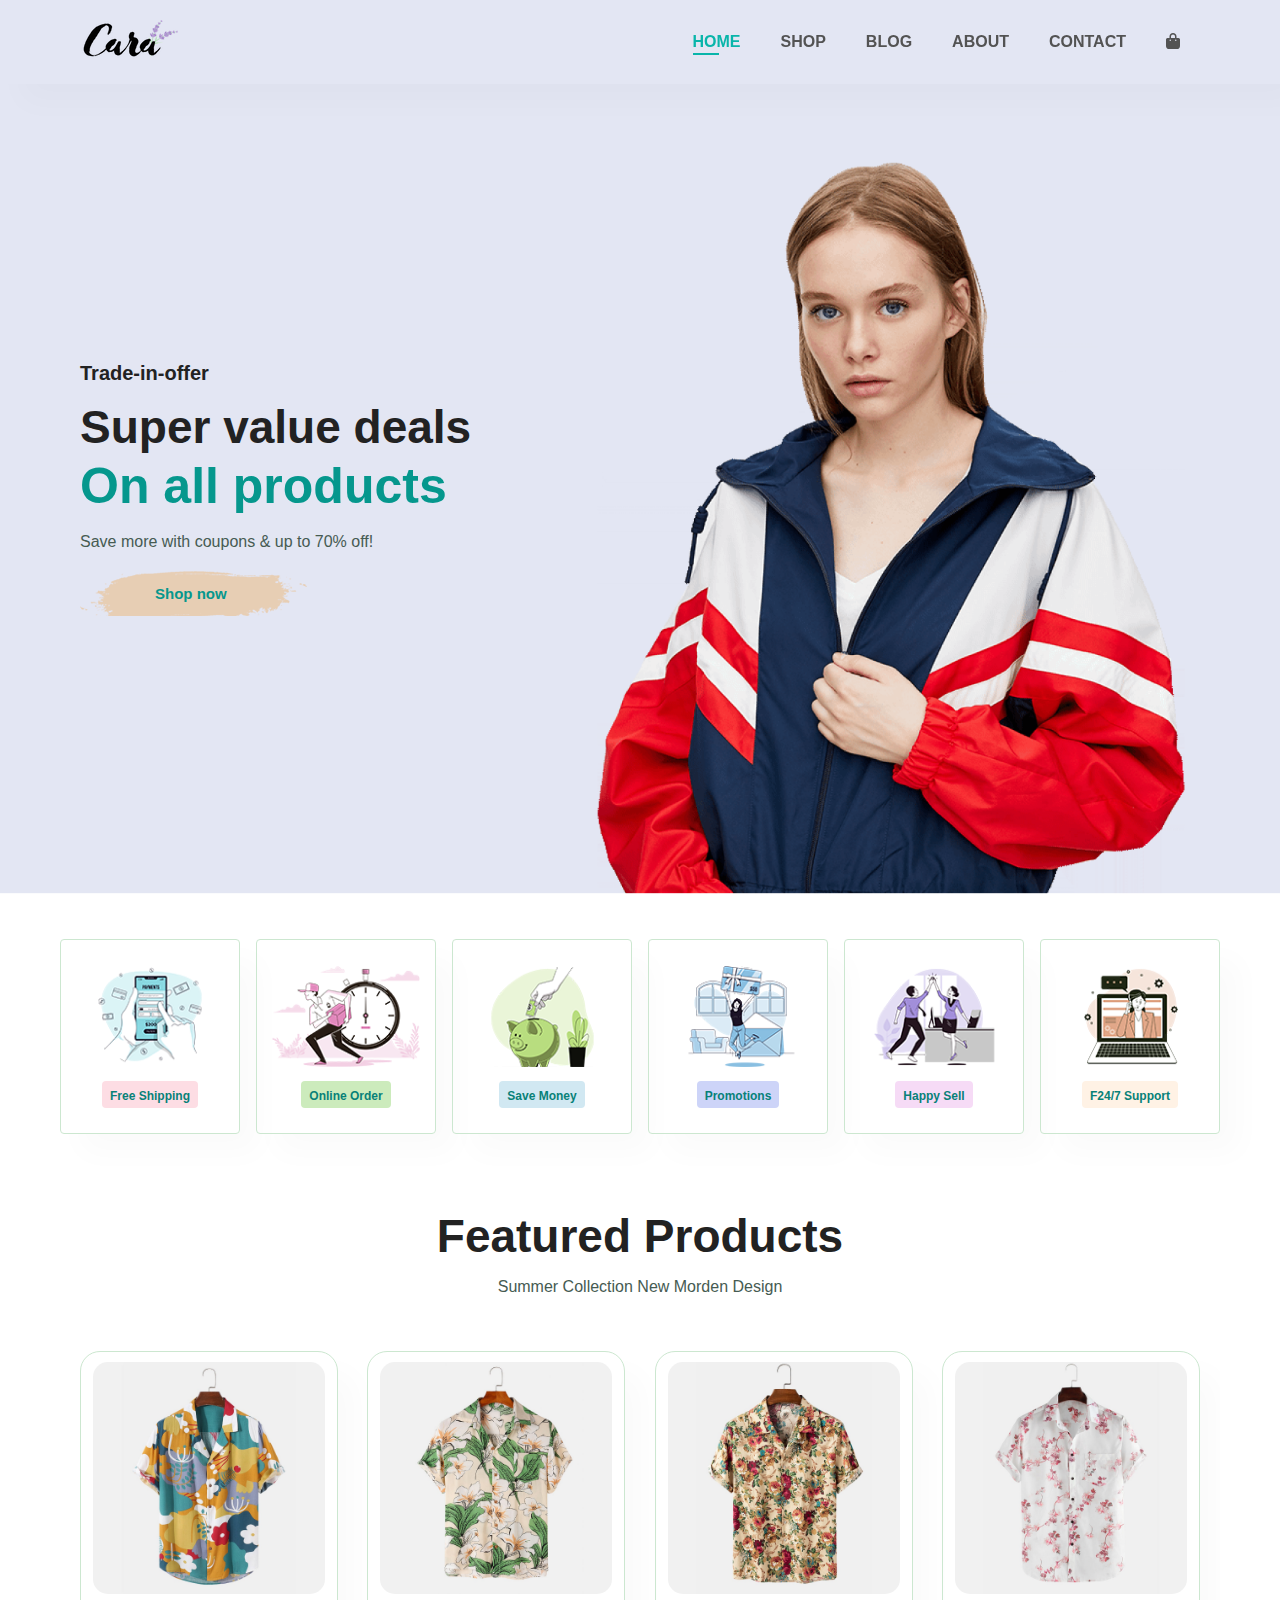
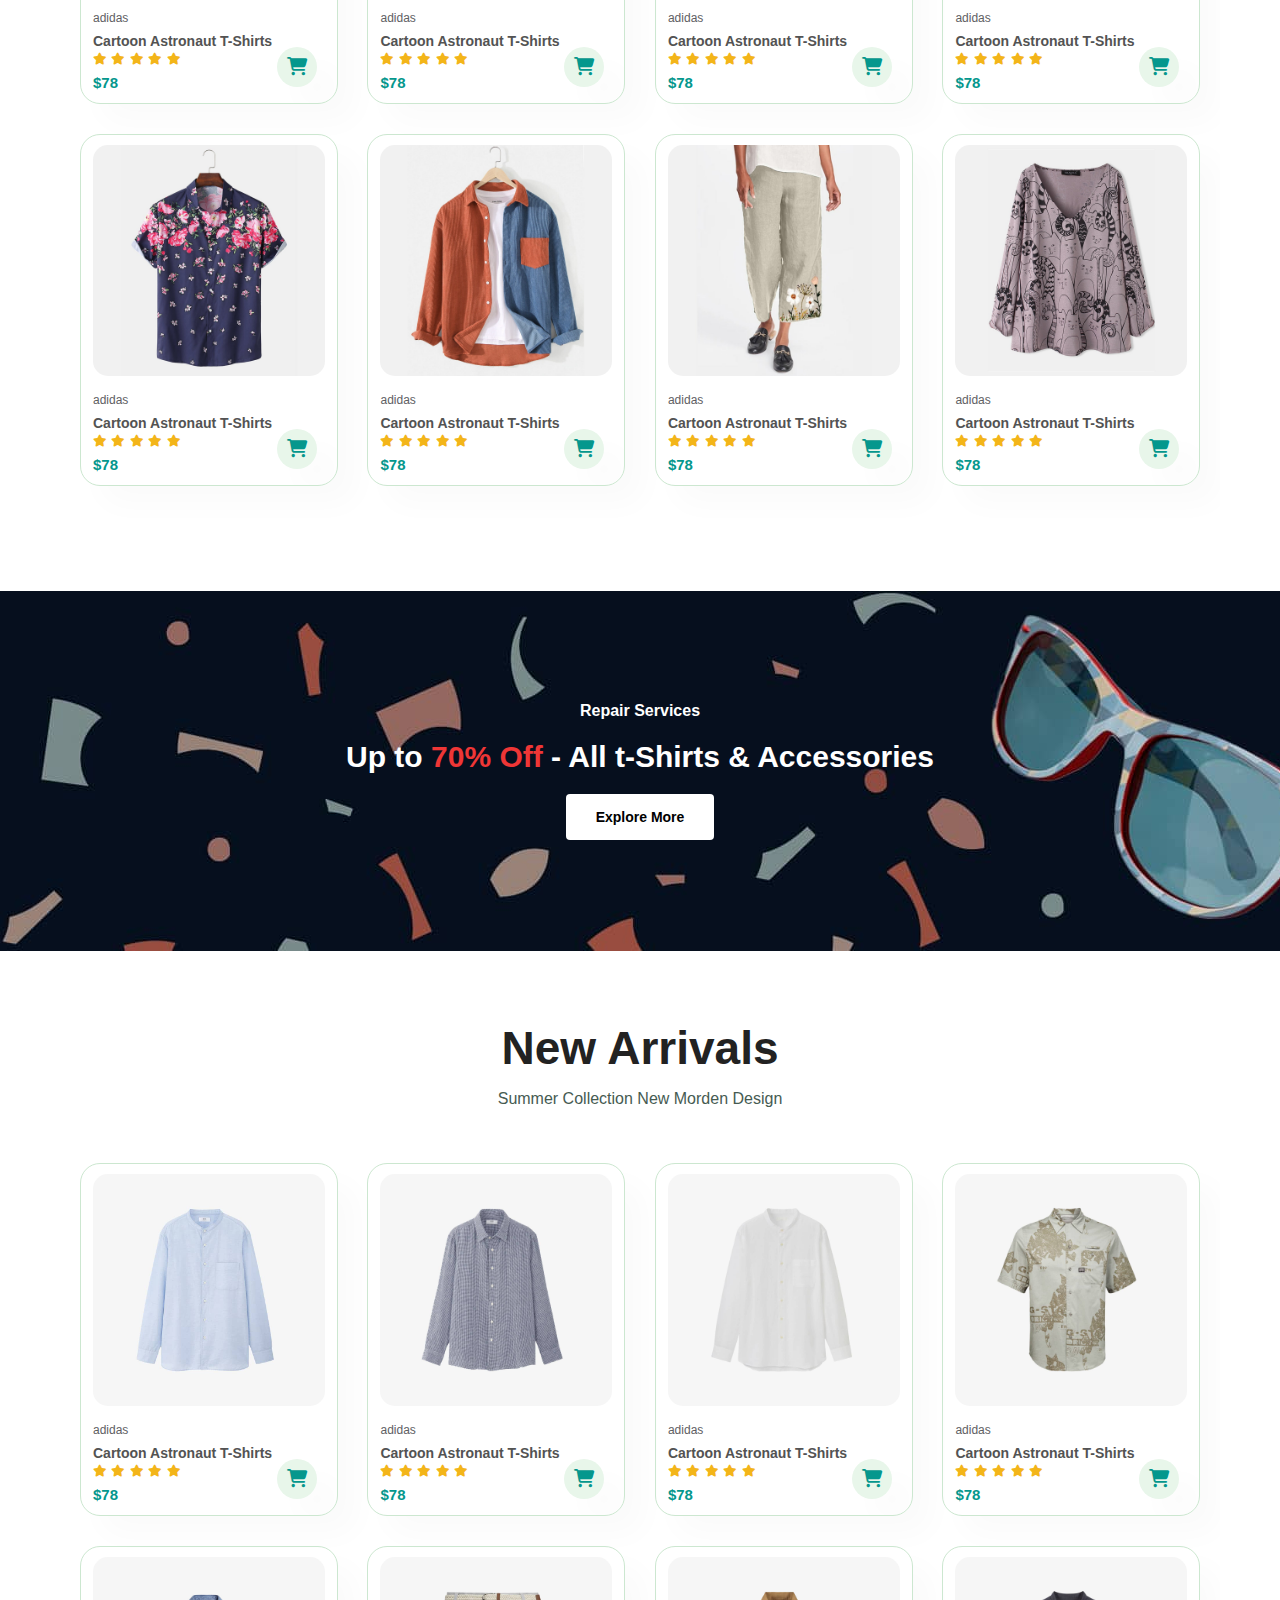
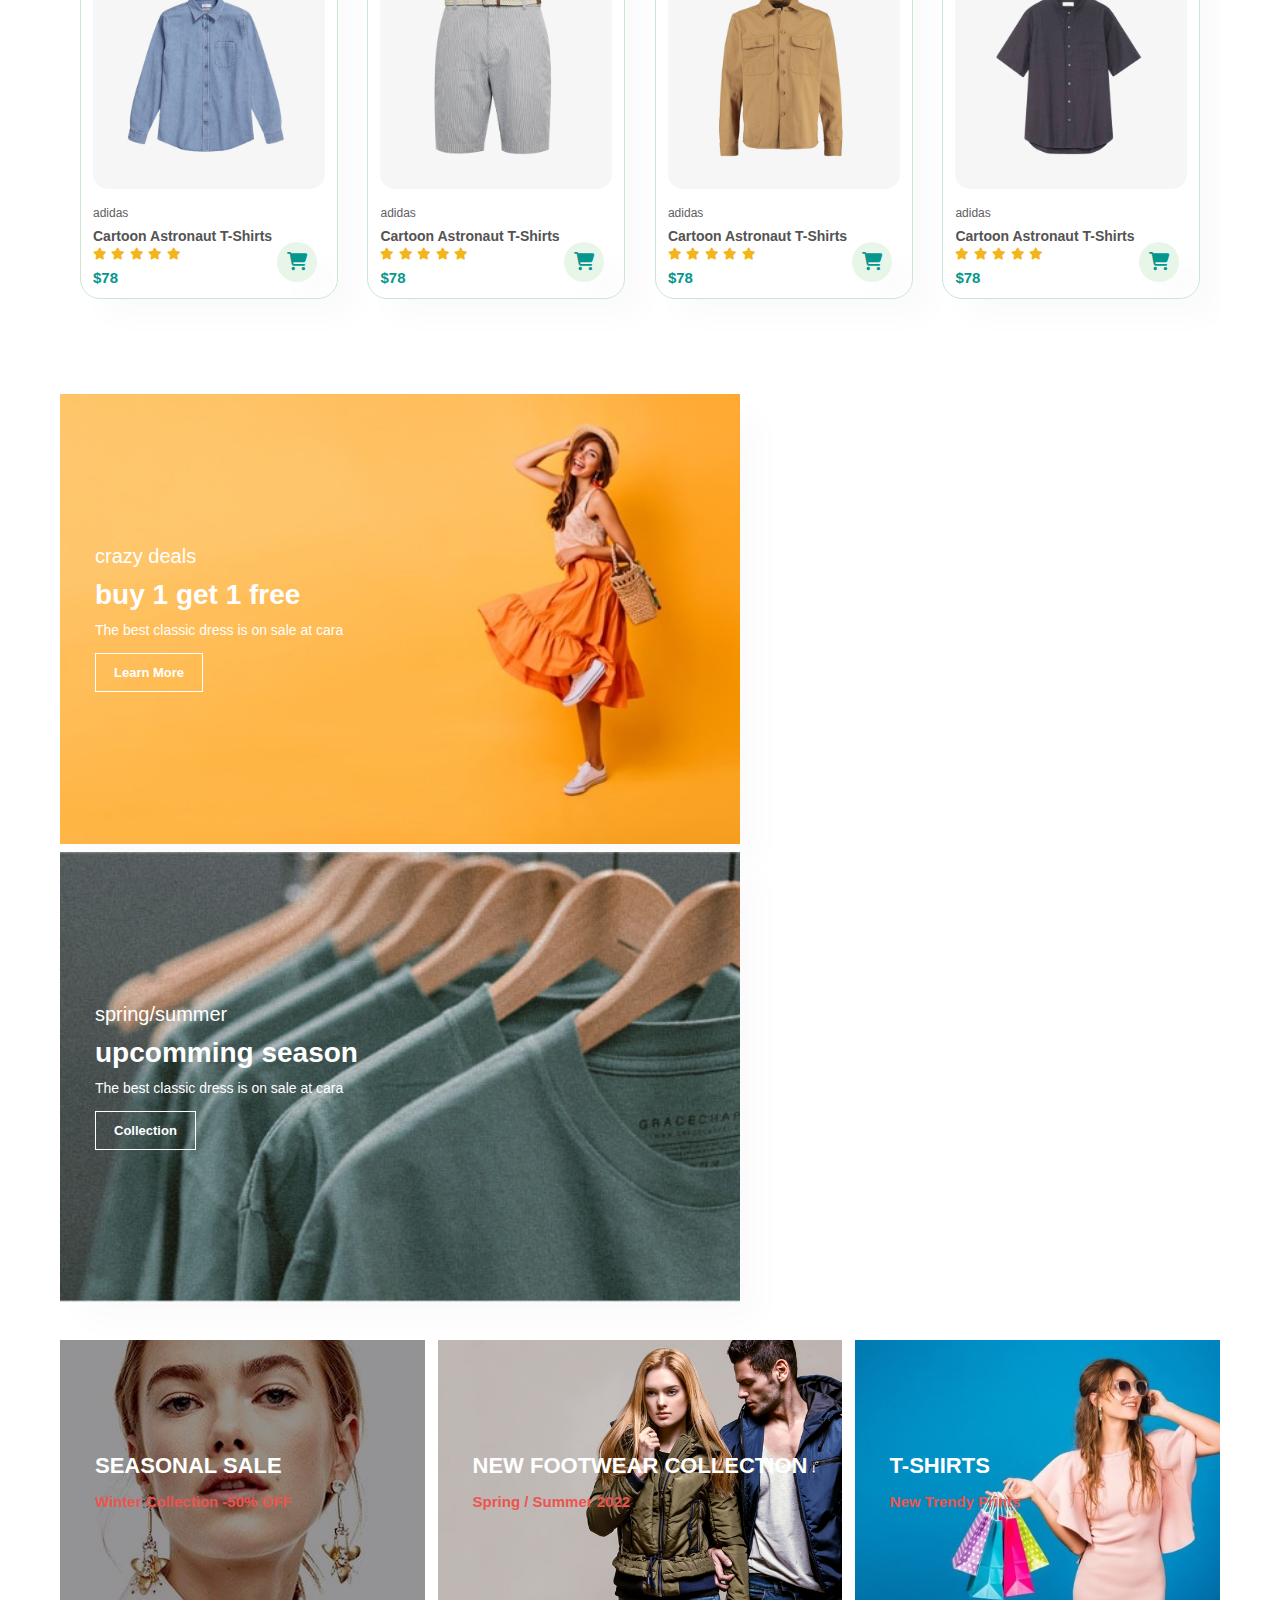
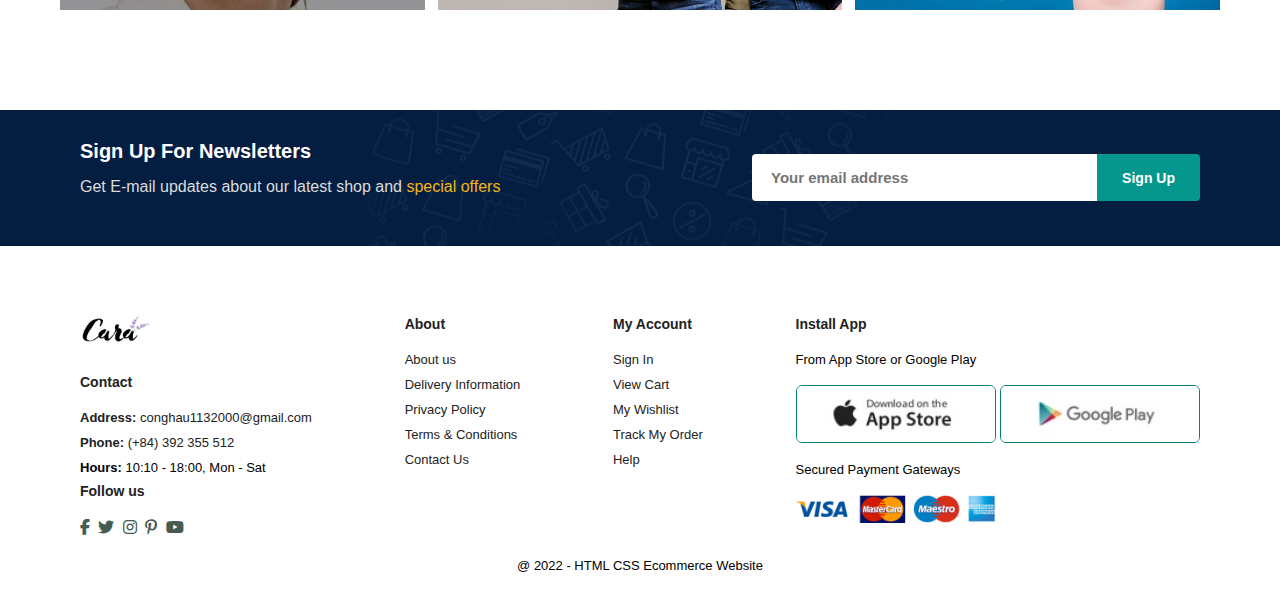
<file: index.html>
<!DOCTYPE html>
<html lang="en">

<head>
    <meta charset="UTF-8">
    <meta http-equiv="X-UA-Compatible" content="IE=edge">
    <meta name="viewport" content="width=device-width, initial-scale=1.0">
    <title>HOME</title>
    <link rel="stylesheet" href="./CSS/main.css">
    <link rel="stylesheet" href="https://cdnjs.cloudflare.com/ajax/libs/font-awesome/6.1.1/css/all.min.css">
</head>

<body>
    <!-- header -->
    <section id="header">
        <section id="overlay"></section>
        <!-- logo -->
        <a href="#"><img src="img/logo.png" alt="logo"></a>
        <!-- nav link -->
        <div id="nav-modal">
            <ul id="navbar">
                <li><a class="active" href="index.html">HOME</a></li>
                <li><a href="shop.html">SHOP</a></li>
                <li><a href="blog.html">BLOG</a></li>
                <li><a href="about.html">ABOUT</a></li>
                <li><a href="contact.html">CONTACT</a></li>
                <li><a href="cart.html"><i class="fa-solid fa-bag-shopping"></i></a></li>
                <a id="close-menu" >
                    <i class="fa-solid fa-xmark"></i>
                </a>
            </ul>
        </div>
        <div id="mobile">
            <a href="cart.html"><i class="fa-solid fa-bag-shopping"></i></a>
            <i id="bar" class="fa-solid fa-bars"></i>
        </div>
    </section>

    <!-- hero -->
    <section id="hero">
        <h4>Trade-in-offer</h4>
        <h2>Super value deals</h2>
        <h1>On all products</h1>
        <p>Save more with coupons & up to 70% off! </p>
        <button>Shop now</button>
    </section>

    <!------------------------------Feature--------------------------------------->
    <section id="feature" class="section-p1">
        <div class="fe-box">
            <img src="img/features/f1.png" alt="">
            <h6>Free Shipping</h6>
        </div>
        <div class="fe-box">
            <img src="img/features/f2.png" alt="">
            <h6>Online Order</h6>
        </div>
        <div class="fe-box">
            <img src="img/features/f3.png" alt="">
            <h6>Save Money</h6>
        </div>
        <div class="fe-box">
            <img src="img/features/f4.png" alt="">
            <h6>Promotions</h6>
        </div>
        <div class="fe-box">
            <img src="img/features/f5.png" alt="">
            <h6>Happy Sell</h6>
        </div>
        <div class="fe-box">
            <img src="img/features/f6.png" alt="">
            <h6>F24/7 Support</h6>
        </div>
    </section>

    <!------------------------------Product1--------------------------------------->
    <section id="product1" class="section-p1">
        <h2>Featured Products</h2>
        <p>Summer Collection New Morden Design</p>
        <!-- product -->
        <div class="pro-container">
            <div class="pro">
                <div class="pro-image">
                    <img src="img/products/f1.jpg" alt="">
                </div>
                <div class="des">
                    <span>adidas</span>
                    <h5>Cartoon Astronaut T-Shirts</h5>
                    <div class="star">
                        <i class="fas fa-star"></i>
                        <i class="fas fa-star"></i>
                        <i class="fas fa-star"></i>
                        <i class="fas fa-star"></i>
                        <i class="fas fa-star"></i>
                    </div>
                    <h4>$78</h4>
                </div>
                <a href="#"><i class="fa-solid fa-cart-shopping cart"></i></a>
            </div>
            <div class="pro">
                <div class="pro-image">
                    <img src="img/products/f2.jpg" alt="">
                </div>
                <div class="des">
                    <span>adidas</span>
                    <h5>Cartoon Astronaut T-Shirts</h5>
                    <div class="star">
                        <i class="fas fa-star"></i>
                        <i class="fas fa-star"></i>
                        <i class="fas fa-star"></i>
                        <i class="fas fa-star"></i>
                        <i class="fas fa-star"></i>
                    </div>
                    <h4>$78</h4>
                </div>
                <a href="#"><i class="fa-solid fa-cart-shopping cart"></i></a>
            </div>
            <div class="pro">
                <div class="pro-image">
                    <img src="img/products/f3.jpg" alt="">
                </div>
                <div class="des">
                    <span>adidas</span>
                    <h5>Cartoon Astronaut T-Shirts</h5>
                    <div class="star">
                        <i class="fas fa-star"></i>
                        <i class="fas fa-star"></i>
                        <i class="fas fa-star"></i>
                        <i class="fas fa-star"></i>
                        <i class="fas fa-star"></i>
                    </div>
                    <h4>$78</h4>
                </div>
                <a href="#"><i class="fa-solid fa-cart-shopping cart"></i></a>
            </div>
            <div class="pro">
                <div class="pro-image">
                    <img src="img/products/f4.jpg" alt="">
                </div>
                <div class="des">
                    <span>adidas</span>
                    <h5>Cartoon Astronaut T-Shirts</h5>
                    <div class="star">
                        <i class="fas fa-star"></i>
                        <i class="fas fa-star"></i>
                        <i class="fas fa-star"></i>
                        <i class="fas fa-star"></i>
                        <i class="fas fa-star"></i>
                    </div>
                    <h4>$78</h4>
                </div>
                <a href="#"><i class="fa-solid fa-cart-shopping cart"></i></a>
            </div>
            <div class="pro">
                <div class="pro-image">
                    <img src="img/products/f5.jpg" alt="">
                </div>
                <div class="des">
                    <span>adidas</span>
                    <h5>Cartoon Astronaut T-Shirts</h5>
                    <div class="star">
                        <i class="fas fa-star"></i>
                        <i class="fas fa-star"></i>
                        <i class="fas fa-star"></i>
                        <i class="fas fa-star"></i>
                        <i class="fas fa-star"></i>
                    </div>
                    <h4>$78</h4>
                </div>
                <a href="#"><i class="fa-solid fa-cart-shopping cart"></i></a>
            </div>
            <div class="pro">
                <div class="pro-image">
                    <img src="img/products/f6.jpg" alt="">
                </div>
                <div class="des">
                    <span>adidas</span>
                    <h5>Cartoon Astronaut T-Shirts</h5>
                    <div class="star">
                        <i class="fas fa-star"></i>
                        <i class="fas fa-star"></i>
                        <i class="fas fa-star"></i>
                        <i class="fas fa-star"></i>
                        <i class="fas fa-star"></i>
                    </div>
                    <h4>$78</h4>
                </div>
                <a href="#"><i class="fa-solid fa-cart-shopping cart"></i></a>
            </div>
            <div class="pro">
                <div class="pro-image">
                    <img src="img/products/f7.jpg" alt="">
                </div>
                <div class="des">
                    <span>adidas</span>
                    <h5>Cartoon Astronaut T-Shirts</h5>
                    <div class="star">
                        <i class="fas fa-star"></i>
                        <i class="fas fa-star"></i>
                        <i class="fas fa-star"></i>
                        <i class="fas fa-star"></i>
                        <i class="fas fa-star"></i>
                    </div>
                    <h4>$78</h4>
                </div>
                <a href="#"><i class="fa-solid fa-cart-shopping cart"></i></a>
            </div>
            <div class="pro">
                <div class="pro-image">
                    <img src="img/products/f8.jpg" alt="">
                </div>
                <div class="des">
                    <span>adidas</span>
                    <h5>Cartoon Astronaut T-Shirts</h5>
                    <div class="star">
                        <i class="fas fa-star"></i>
                        <i class="fas fa-star"></i>
                        <i class="fas fa-star"></i>
                        <i class="fas fa-star"></i>
                        <i class="fas fa-star"></i>
                    </div>
                    <h4>$78</h4>
                </div>
                <a href="#"><i class="fa-solid fa-cart-shopping cart"></i></a>
            </div>

        </div>
    </section>

    <!-- banner -->
    <section id="banner" class="section-m1">
        <h4>Repair Services</h4>
        <h2>Up to <span>70% Off</span> - All t-Shirts & Accessories</h2>
        <button class="normal">Explore More</button>
    </section>

    <!-- product new arraival -->
    <section id="product1" class="section-p1">
        <h2>New Arrivals</h2>
        <p>Summer Collection New Morden Design</p>
        <!-- product -->
        <div class="pro-container">
            <div class="pro">
                <div class="pro-image">
                    <img src="img/products/n1.jpg" alt="">
                </div>
                <div class="des">
                    <span>adidas</span>
                    <h5>Cartoon Astronaut T-Shirts</h5>
                    <div class="star">
                        <i class="fas fa-star"></i>
                        <i class="fas fa-star"></i>
                        <i class="fas fa-star"></i>
                        <i class="fas fa-star"></i>
                        <i class="fas fa-star"></i>
                    </div>
                    <h4>$78</h4>
                </div>
                <a href="#"><i class="fa-solid fa-cart-shopping cart"></i></a>
            </div>
            <div class="pro">
                <div class="pro-image">
                    <img src="img/products/n2.jpg" alt="">
                </div>
                <div class="des">
                    <span>adidas</span>
                    <h5>Cartoon Astronaut T-Shirts</h5>
                    <div class="star">
                        <i class="fas fa-star"></i>
                        <i class="fas fa-star"></i>
                        <i class="fas fa-star"></i>
                        <i class="fas fa-star"></i>
                        <i class="fas fa-star"></i>
                    </div>
                    <h4>$78</h4>
                </div>
                <a href="#"><i class="fa-solid fa-cart-shopping cart"></i></a>
            </div>
            <div class="pro">
                <div class="pro-image">
                    <img src="img/products/n3.jpg" alt="">
                </div>
                <div class="des">
                    <span>adidas</span>
                    <h5>Cartoon Astronaut T-Shirts</h5>
                    <div class="star">
                        <i class="fas fa-star"></i>
                        <i class="fas fa-star"></i>
                        <i class="fas fa-star"></i>
                        <i class="fas fa-star"></i>
                        <i class="fas fa-star"></i>
                    </div>
                    <h4>$78</h4>
                </div>
                <a href="#"><i class="fa-solid fa-cart-shopping cart"></i></a>
            </div>
            <div class="pro">
                <div class="pro-image">
                    <img src="img/products/n4.jpg" alt="">
                </div>
                <div class="des">
                    <span>adidas</span>
                    <h5>Cartoon Astronaut T-Shirts</h5>
                    <div class="star">
                        <i class="fas fa-star"></i>
                        <i class="fas fa-star"></i>
                        <i class="fas fa-star"></i>
                        <i class="fas fa-star"></i>
                        <i class="fas fa-star"></i>
                    </div>
                    <h4>$78</h4>
                </div>
                <a href="#"><i class="fa-solid fa-cart-shopping cart"></i></a>
            </div>
            <div class="pro">
                <div class="pro-image">
                    <img src="img/products/n5.jpg" alt="">
                </div>
                <div class="des">
                    <span>adidas</span>
                    <h5>Cartoon Astronaut T-Shirts</h5>
                    <div class="star">
                        <i class="fas fa-star"></i>
                        <i class="fas fa-star"></i>
                        <i class="fas fa-star"></i>
                        <i class="fas fa-star"></i>
                        <i class="fas fa-star"></i>
                    </div>
                    <h4>$78</h4>
                </div>
                <a href="#"><i class="fa-solid fa-cart-shopping cart"></i></a>
            </div>
            <div class="pro">
                <div class="pro-image">
                    <img src="img/products/n6.jpg" alt="">
                </div>
                <div class="des">
                    <span>adidas</span>
                    <h5>Cartoon Astronaut T-Shirts</h5>
                    <div class="star">
                        <i class="fas fa-star"></i>
                        <i class="fas fa-star"></i>
                        <i class="fas fa-star"></i>
                        <i class="fas fa-star"></i>
                        <i class="fas fa-star"></i>
                    </div>
                    <h4>$78</h4>
                </div>
                <a href="#"><i class="fa-solid fa-cart-shopping cart"></i></a>
            </div>
            <div class="pro">
                <div class="pro-image">
                    <img src="img/products/n7.jpg" alt="">
                </div>
                <div class="des">
                    <span>adidas</span>
                    <h5>Cartoon Astronaut T-Shirts</h5>
                    <div class="star">
                        <i class="fas fa-star"></i>
                        <i class="fas fa-star"></i>
                        <i class="fas fa-star"></i>
                        <i class="fas fa-star"></i>
                        <i class="fas fa-star"></i>
                    </div>
                    <h4>$78</h4>
                </div>
                <a href="#"><i class="fa-solid fa-cart-shopping cart"></i></a>
            </div>
            <div class="pro">
                <div class="pro-image">
                    <img src="img/products/n8.jpg" alt="">
                </div>
                <div class="des">
                    <span>adidas</span>
                    <h5>Cartoon Astronaut T-Shirts</h5>
                    <div class="star">
                        <i class="fas fa-star"></i>
                        <i class="fas fa-star"></i>
                        <i class="fas fa-star"></i>
                        <i class="fas fa-star"></i>
                        <i class="fas fa-star"></i>
                    </div>
                    <h4>$78</h4>
                </div>
                <a href="#"><i class="fa-solid fa-cart-shopping cart"></i></a>
            </div>

        </div>
    </section>

    <!------------------------------sm-banner--------------------------------------->
    <section id="sm-banner" class="section-p1">
        <div class="banner-box">
            <h4>crazy deals</h4>
            <h2>buy 1 get 1 free</h2>
            <span>The best classic dress is on sale at cara</span>
            <button class="white">Learn More</button>
        </div>
        <div class="banner-box banner-box2">
            <h4>spring/summer</h4>
            <h2>upcomming season</h2>
            <span>The best classic dress is on sale at cara</span>
            <button class="white">Collection</button>
        </div>
    </section>

    <!-- banner 3 -->
    <section id="banner3">
        <div class="banner-box">
            <h2>SEASONAL SALE</h2>
            <h3>Winter Collection -50% OFF</h3>
        </div>
        <div class="banner-box banner-box2">
            <h2>NEW FOOTWEAR COLLECTION</h2>
            <h3>Spring / Summer 2022</h3>
        </div>
        <div class="banner-box banner-box3">
            <h2>T-SHIRTS</h2>
            <h3>New Trendy Prints</h3>
        </div>
    </section>

    <!-- newsletter -->
    <section id="newsletter">
        <div class="newstext">
            <h4>Sign Up For Newsletters</h4>
            <p>Get E-mail updates about our latest shop and <span>special offers</span></p>
        </div>
        <div class="form">
            <input type="text" placeholder="Your email address">
            <button class="normal">Sign Up</button>
        </div>
    </section>

    <!-- footer -->
    <footer class="section-p1">
        <div class="col">
            <img class="logo" src="/img/logo.png" alt="">
            <h4>Contact</h4>
            <a href="mailto:conghau1132000@gmail.com"><strong>Address: </strong>conghau1132000@gmail.com</a>
            <a href="tel:0392355512"><strong>Phone:</strong> (+84) 392 355 512</a>
            <p><strong>Hours:</strong> 10:10 - 18:00, Mon - Sat</p>
            <div class="follow">
                <h4>Follow us</h4>
                <div class="icon">
                    <i class="fab fa-facebook-f"></i>
                    <i class="fab fa-twitter"></i>
                    <i class="fab fa-instagram"></i>
                    <i class="fab fa-pinterest-p"></i>
                    <i class="fab fa-youtube"></i>
                </div>
            </div>
        </div>

        <div class="col">
            <h4>About</h4>
            <a href="#">About us</a>
            <a href="#">Delivery Information</a>
            <a href="#">Privacy Policy</a>
            <a href="#">Terms & Conditions</a>
            <a href="#">Contact Us</a>
        </div>

        <div class="col">
            <h4>My Account</h4>
            <a href="#">Sign In</a>
            <a href="#">View Cart</a>
            <a href="#">My Wishlist</a>
            <a href="#">Track My Order</a>
            <a href="#">Help</a>
        </div>

        <div class="col install">
            <h4>Install App</h4>
            <p>From App Store or Google Play</p>
            <div class="row">
                <img src="img/pay/app.jpg" alt="">
                <img src="img/pay/play.jpg" alt="">
            </div>
            <p>Secured Payment Gateways </p>
            <img src="img/pay/pay.png" alt="">
        </div>

        <div class="copyright">
            <p>@ 2022 - HTML CSS Ecommerce Website</p>
        </div>
    </footer>
    <script src="/JS/main.js"></script>
</body>

</html>
</file>
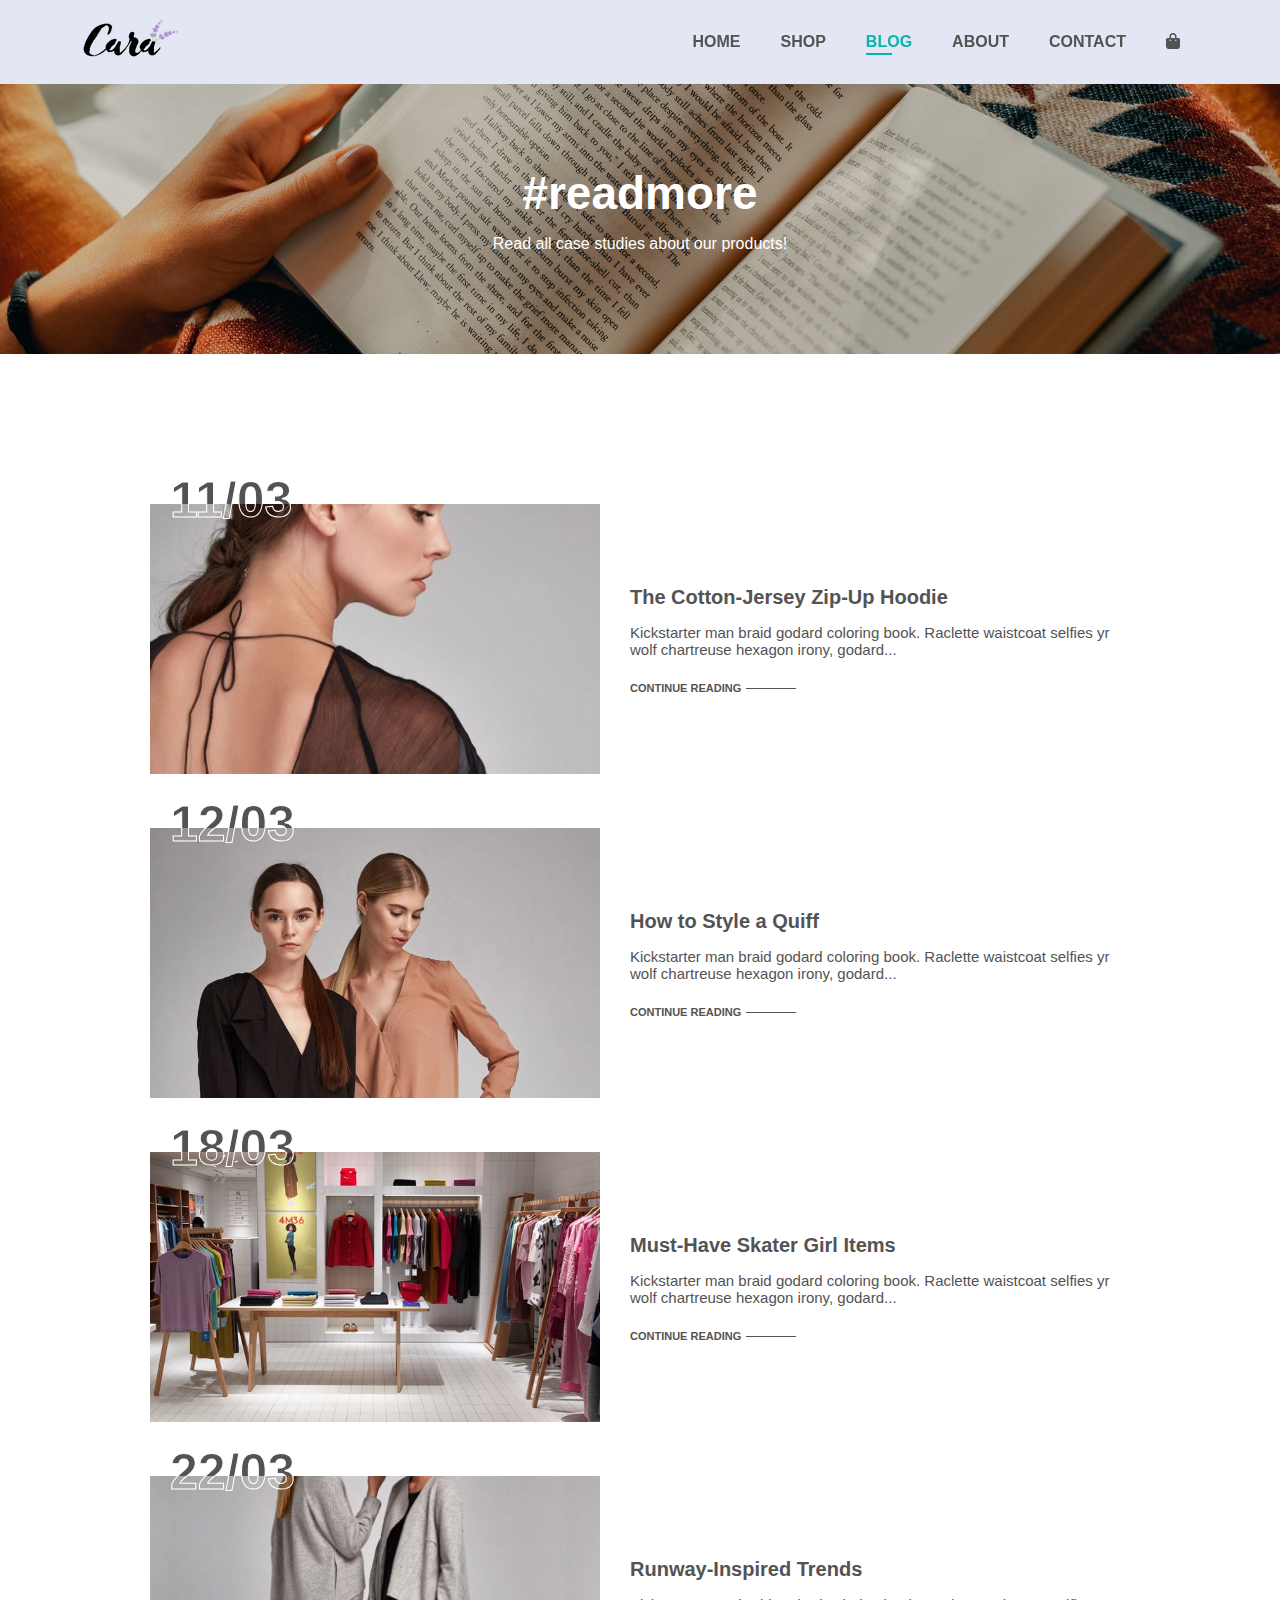
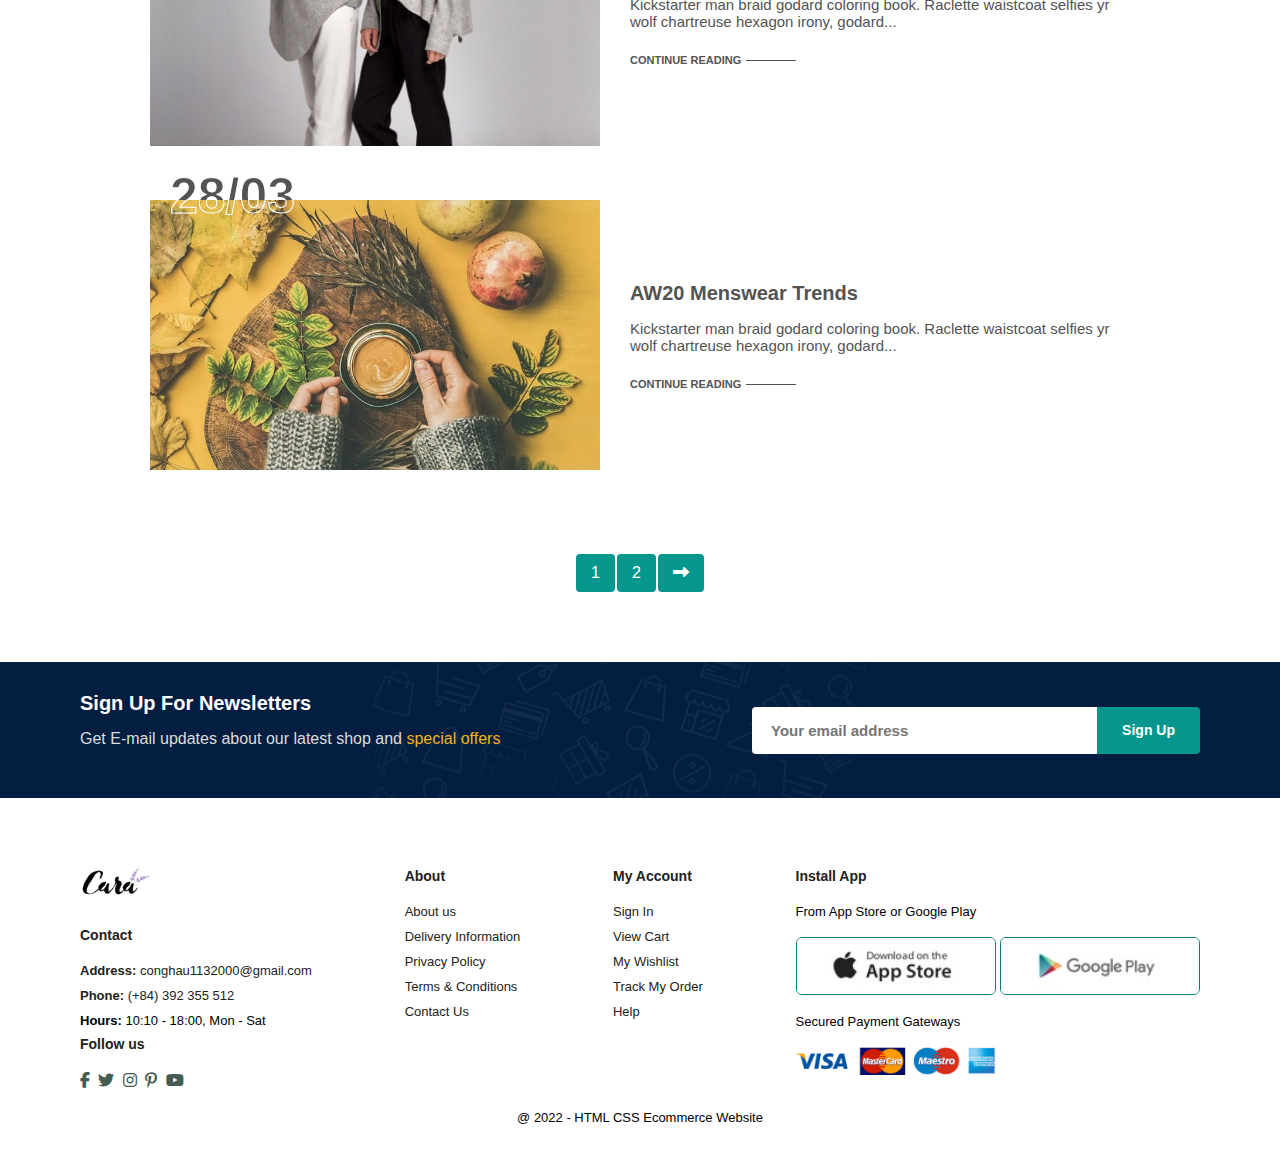
<file: blog.html>
<!DOCTYPE html>
<html lang="en">

<head>
    <meta charset="UTF-8">
    <meta http-equiv="X-UA-Compatible" content="IE=edge">
    <meta name="viewport" content="width=device-width, initial-scale=1.0">
    <title>BLOG</title>
    <link rel="stylesheet" href="./CSS/main.css">
    <link rel="stylesheet" href="https://cdnjs.cloudflare.com/ajax/libs/font-awesome/6.1.1/css/all.min.css">
</head>

<body>
    <!-- header -->
    <section id="header">
        <section id="overlay"></section>
        <!-- logo -->
        <a href="#"><img src="img/logo.png" alt="logo"></a>
        <!-- nav link -->
        <div id="nav-modal">
            <ul id="navbar">
                <li><a href="index.html">HOME</a></li>
                <li><a href="shop.html">SHOP</a></li>
                <li><a class="active" href="blog.html">BLOG</a></li>
                <li><a href="about.html">ABOUT</a></li>
                <li><a href="contact.html">CONTACT</a></li>
                <li><a href="cart.html"><i class="fa-solid fa-bag-shopping"></i></a></li>
                <a id="close-menu">
                    <i class="fa-solid fa-xmark"></i>
                </a>
            </ul>
        </div>
        <div id="mobile">
            <a href="cart.html"><i class="fa-solid fa-bag-shopping"></i></a>
            <i id="bar" class="fa-solid fa-bars"></i>
        </div>
    </section>

    <!-- page header -->
    <section id="blog-header">
        <h2>#readmore</h2>
        <p>Read all case studies about our products!</p>
    </section>

    <!-- blog -->
    <section id="blog">
        <div class="blog-box">
            <div class="blog-img">
                <img src="img/blog/b1.jpg" alt="">
            </div>
            <div class="blog-details">
                <h4>The Cotton-Jersey Zip-Up Hoodie</h4>
                <p>Kickstarter man braid godard coloring book. Raclette waistcoat selfies
                    yr wolf chartreuse hexagon irony, godard...
                </p>
                <a href="#">CONTINUE READING</a>
            </div>
            <h1 class="back">11/03</h1>
            <h1 class="front">11/03</h1>
        </div>
        <div class="blog-box">
            <div class="blog-img">
                <img src="img/blog/b2.jpg" alt="">
            </div>
            <div class="blog-details">
                <h4>How to Style a Quiff</h4>
                <p>Kickstarter man braid godard coloring book. Raclette waistcoat selfies
                    yr wolf chartreuse hexagon irony, godard...
                </p>
                <a href="#">CONTINUE READING</a>
            </div>
            <h1 class="back">12/03</h1>
            <h1 class="front">12/03</h1>
        </div>
        <div class="blog-box">
            <div class="blog-img">
                <img src="img/blog/b3.jpg" alt="">
            </div>
            <div class="blog-details">
                <h4>Must-Have Skater Girl Items</h4>
                <p>Kickstarter man braid godard coloring book. Raclette waistcoat selfies
                    yr wolf chartreuse hexagon irony, godard...
                </p>
                <a href="#">CONTINUE READING</a>
            </div>
            <h1 class="back">18/03</h1>
            <h1 class="front">18/03</h1>
        </div>
        <div class="blog-box">
            <div class="blog-img">
                <img src="img/blog/b4.jpg" alt="">
            </div>
            <div class="blog-details">
                <h4>Runway-Inspired Trends</h4>
                <p>Kickstarter man braid godard coloring book. Raclette waistcoat selfies
                    yr wolf chartreuse hexagon irony, godard...
                </p>
                <a href="#">CONTINUE READING</a>
            </div>
            <h1 class="back">22/03</h1>
            <h1 class="front">22/03</h1>
        </div>
        <div class="blog-box">
            <div class="blog-img">
                <img src="img/blog/b6.jpg" alt="">
            </div>
            <div class="blog-details">
                <h4>AW20 Menswear Trends</h4>
                <p>Kickstarter man braid godard coloring book. Raclette waistcoat selfies
                    yr wolf chartreuse hexagon irony, godard...
                </p>
                <a href="#">CONTINUE READING</a>
            </div>
            <h1 class="back">28/03</h1>
            <h1 class="front">28/03</h1>
        </div>
    </section>

    <!-- pagination -->
    <section id="pagination" class="section-p1">
        <a href="#">1</a>
        <a href="#">2</a>
        <a href="#"><i class="fas fa-long-arrow-alt-right"></i></a>
    </section>

    <!-- newsletter -->
    <section id="newsletter" class="section-m1">
        <div class="newstext">
            <h4>Sign Up For Newsletters</h4>
            <p>Get E-mail updates about our latest shop and <span>special offers</span></p>
        </div>
        <div class="form">
            <input type="text" placeholder="Your email address">
            <button class="normal">Sign Up</button>
        </div>
    </section>

    <!-- footer -->
    <footer class="section-p1">
        <div class="col">
            <img class="logo" src="/img/logo.png" alt="">
            <h4>Contact</h4>
            <a href="mailto:conghau1132000@gmail.com"><strong>Address: </strong>conghau1132000@gmail.com</a>
            <a href="tel:0392355512"><strong>Phone:</strong> (+84) 392 355 512</a>
            <p><strong>Hours:</strong> 10:10 - 18:00, Mon - Sat</p>
            <div class="follow">
                <h4>Follow us</h4>
                <div class="icon">
                    <i class="fab fa-facebook-f"></i>
                    <i class="fab fa-twitter"></i>
                    <i class="fab fa-instagram"></i>
                    <i class="fab fa-pinterest-p"></i>
                    <i class="fab fa-youtube"></i>
                </div>
            </div>
        </div>

        <div class="col">
            <h4>About</h4>
            <a href="#">About us</a>
            <a href="#">Delivery Information</a>
            <a href="#">Privacy Policy</a>
            <a href="#">Terms & Conditions</a>
            <a href="#">Contact Us</a>
        </div>

        <div class="col">
            <h4>My Account</h4>
            <a href="#">Sign In</a>
            <a href="#">View Cart</a>
            <a href="#">My Wishlist</a>
            <a href="#">Track My Order</a>
            <a href="#">Help</a>
        </div>

        <div class="col install">
            <h4>Install App</h4>
            <p>From App Store or Google Play</p>
            <div class="row">
                <img src="img/pay/app.jpg" alt="">
                <img src="img/pay/play.jpg" alt="">
            </div>
            <p>Secured Payment Gateways </p>
            <img src="img/pay/pay.png" alt="">
        </div>

        <div class="copyright">
            <p>@ 2022 - HTML CSS Ecommerce Website</p>
        </div>
    </footer>
    <script src="/JS/main.js"></script>
</body>

</html>
</file>
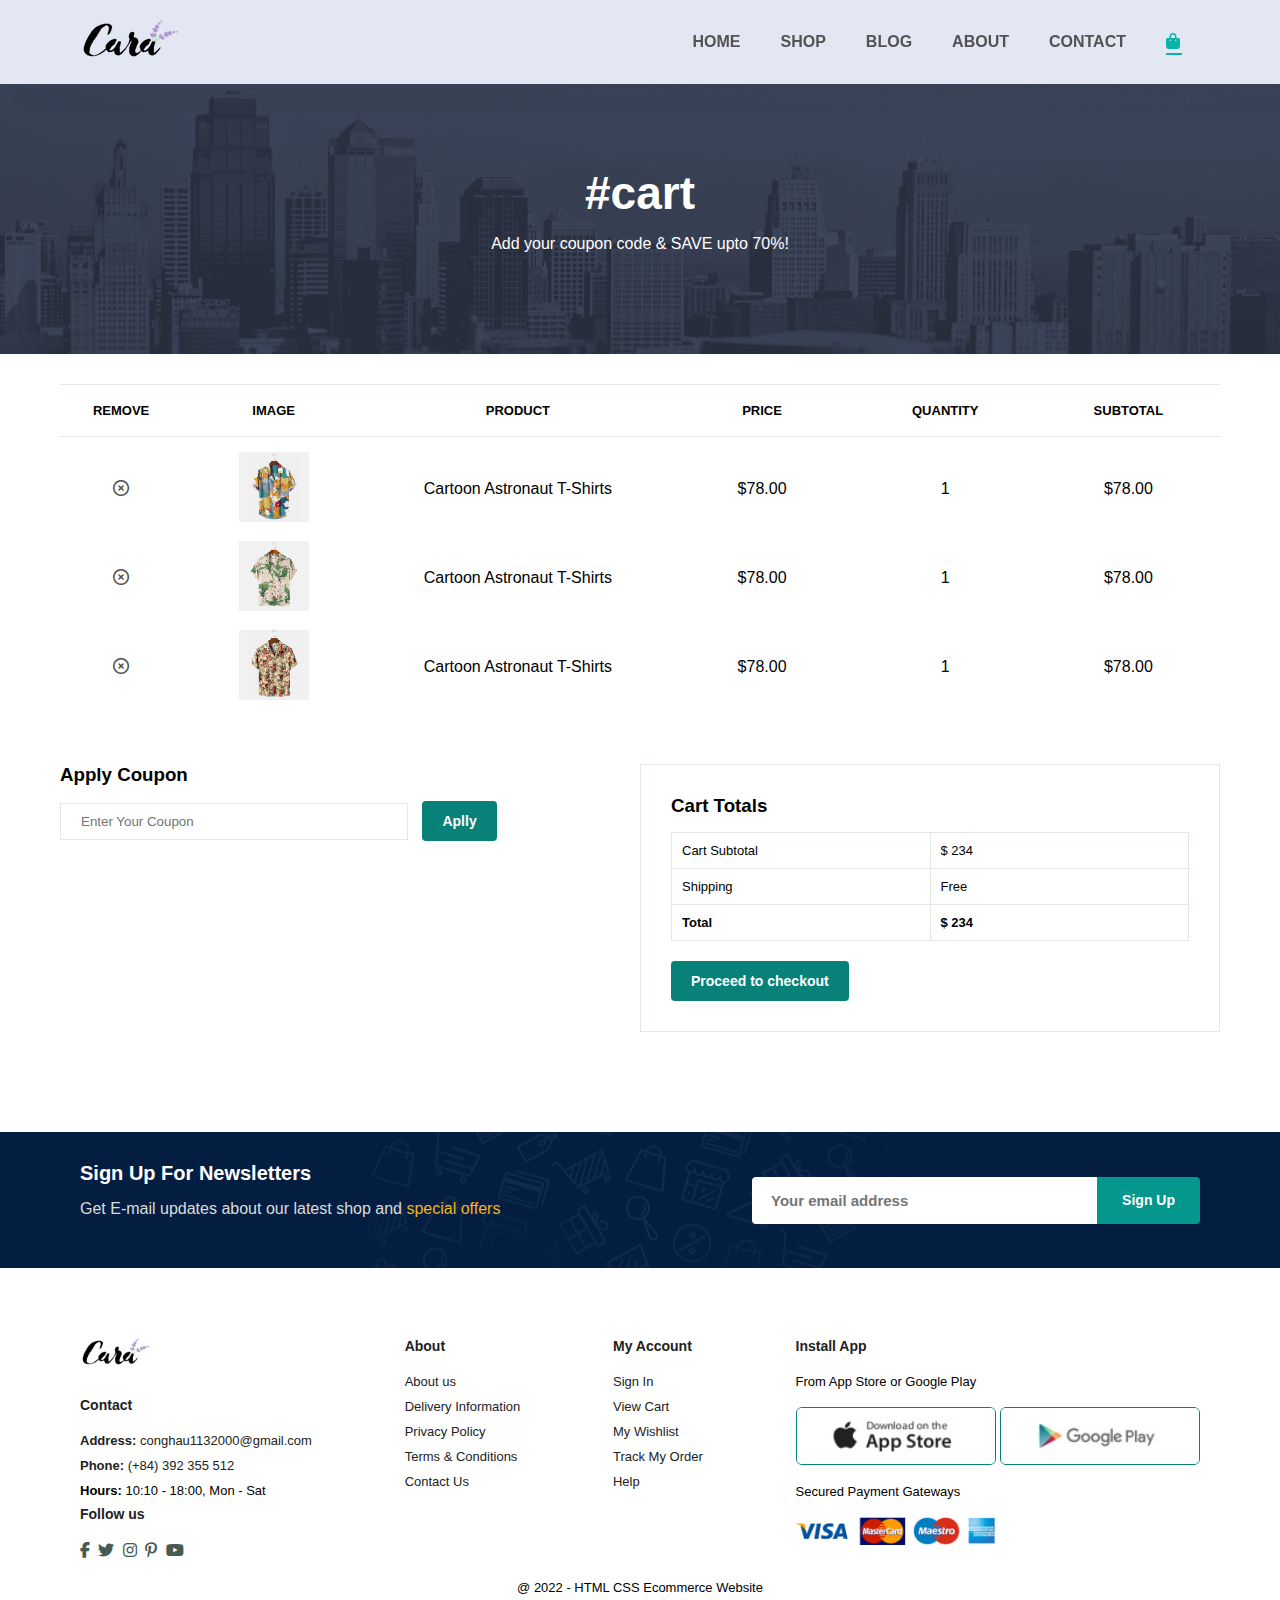
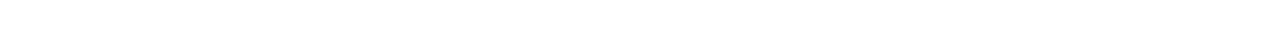
<file: cart.html>
<!DOCTYPE html>
<html lang="en">

<head>
    <meta charset="UTF-8">
    <meta http-equiv="X-UA-Compatible" content="IE=edge">
    <meta name="viewport" content="width=device-width, initial-scale=1.0">
    <title>YOUR CART</title>
    <link rel="stylesheet" href="./CSS/main.css">
    <link rel="stylesheet" href="https://cdnjs.cloudflare.com/ajax/libs/font-awesome/6.1.1/css/all.min.css">
</head>

<body>
    <!-- header -->
    <section id="header">
        <section id="overlay"></section>
        <!-- logo -->
        <a href="#"><img src="img/logo.png" alt="logo"></a>
        <!-- nav link -->
        <div id="nav-modal">
            <ul id="navbar">
                <li><a href="index.html">HOME</a></li>
                <li><a href="shop.html">SHOP</a></li>
                <li><a href="blog.html">BLOG</a></li>
                <li><a href="about.html">ABOUT</a></li>
                <li><a href="contact.html">CONTACT</a></li>
                <li><a class="active" href="cart.html"><i class="fa-solid fa-bag-shopping"></i></a></li>
                <a id="close-menu">
                    <i class="fa-solid fa-xmark"></i>
                </a>
            </ul>
        </div>
        <div id="mobile">
            <a href="cart.html"><i class="fa-solid fa-bag-shopping"></i></a>
            <i id="bar" class="fa-solid fa-bars"></i>
        </div>
    </section>

    <!-- cart header -->
    <section id="cart-header">
        <h2>#cart</h2>
        <p>Add your coupon code & SAVE upto 70%!</p>
    </section>
    <!-- cart table -->
    <section id="cart" class="section-p1">
        <table>
            <thead>
                <tr>
                    <td>Remove</td>
                    <td>Image</td>
                    <td>Product</td>
                    <td>Price</td>
                    <td>Quantity</td>
                    <td>Subtotal</td>
                </tr>
            </thead>
            <tbody>
                <tr>
                    <td><a href="#"><i class="far fa-times-circle"></i></a></td>
                    <td><img src="img/products/f1.jpg" alt=""></td>
                    <td>Cartoon Astronaut T-Shirts</td>
                    <td>$78.00</td>
                    <td>1</td>
                    <td>$78.00</td>
                </tr>
                <tr>
                    <td><a href="#"><i class="far fa-times-circle"></i></a></td>
                    <td><img src="img/products/f2.jpg" alt=""></td>
                    <td>Cartoon Astronaut T-Shirts</td>
                    <td>$78.00</td>
                    <td>1</td>
                    <td>$78.00</td>
                </tr>
                <tr>
                    <td><a href="#"><i class="far fa-times-circle"></i></a></td>
                    <td><img src="img/products/f3.jpg" alt=""></td>
                    <td>Cartoon Astronaut T-Shirts</td>
                    <td>$78.00</td>
                    <td>1</td>
                    <td>$78.00</td>
                </tr>
            </tbody>
        </table>
    </section>
    <!-- total cost -->
    <section id="cart-add" class="section-p1">
        <div id="coupon">
            <h3>Apply Coupon</h3>
            <div>
                <input type="text" placeholder="Enter Your Coupon">
                <button class="normal">Aplly</button>
            </div>
        </div>

        <div id="subtotal">
            <h3>Cart Totals</h3>
            <table>
                <tr>
                    <td>Cart Subtotal</td>
                    <td>$ 234</td>
                </tr>
                <tr>
                    <td>Shipping</td>
                    <td>Free</td>
                </tr>
                <tr>
                    <td><strong>Total</strong></td>
                    <td><strong>$ 234</strong></td>
                </tr>
            </table>
            <button class="normal">Proceed to checkout</button>
        </div>
    </section>
    <!-- newsletter -->
    <section id="newsletter" class="section-m1">
        <div class="newstext">
            <h4>Sign Up For Newsletters</h4>
            <p>Get E-mail updates about our latest shop and <span>special offers</span></p>
        </div>
        <div class="form">
            <input type="text" placeholder="Your email address">
            <button class="normal">Sign Up</button>
        </div>
    </section>

    <!-- footer -->
    <footer class="section-p1">
        <div class="col">
            <img class="logo" src="/img/logo.png" alt="">
            <h4>Contact</h4>
            <a href="mailto:conghau1132000@gmail.com"><strong>Address: </strong>conghau1132000@gmail.com</a>
            <a href="tel:0392355512"><strong>Phone:</strong> (+84) 392 355 512</a>
            <p><strong>Hours:</strong> 10:10 - 18:00, Mon - Sat</p>
            <div class="follow">
                <h4>Follow us</h4>
                <div class="icon">
                    <i class="fab fa-facebook-f"></i>
                    <i class="fab fa-twitter"></i>
                    <i class="fab fa-instagram"></i>
                    <i class="fab fa-pinterest-p"></i>
                    <i class="fab fa-youtube"></i>
                </div>
            </div>
        </div>

        <div class="col">
            <h4>About</h4>
            <a href="#">About us</a>
            <a href="#">Delivery Information</a>
            <a href="#">Privacy Policy</a>
            <a href="#">Terms & Conditions</a>
            <a href="#">Contact Us</a>
        </div>

        <div class="col">
            <h4>My Account</h4>
            <a href="#">Sign In</a>
            <a href="#">View Cart</a>
            <a href="#">My Wishlist</a>
            <a href="#">Track My Order</a>
            <a href="#">Help</a>
        </div>

        <div class="col install">
            <h4>Install App</h4>
            <p>From App Store or Google Play</p>
            <div class="row">
                <img src="img/pay/app.jpg" alt="">
                <img src="img/pay/play.jpg" alt="">
            </div>
            <p>Secured Payment Gateways </p>
            <img src="img/pay/pay.png" alt="">
        </div>

        <div class="copyright">
            <p>@ 2022 - HTML CSS Ecommerce Website</p>
        </div>
    </footer>
    <script src="/JS/main.js"></script>
</body>

</html>
</file>
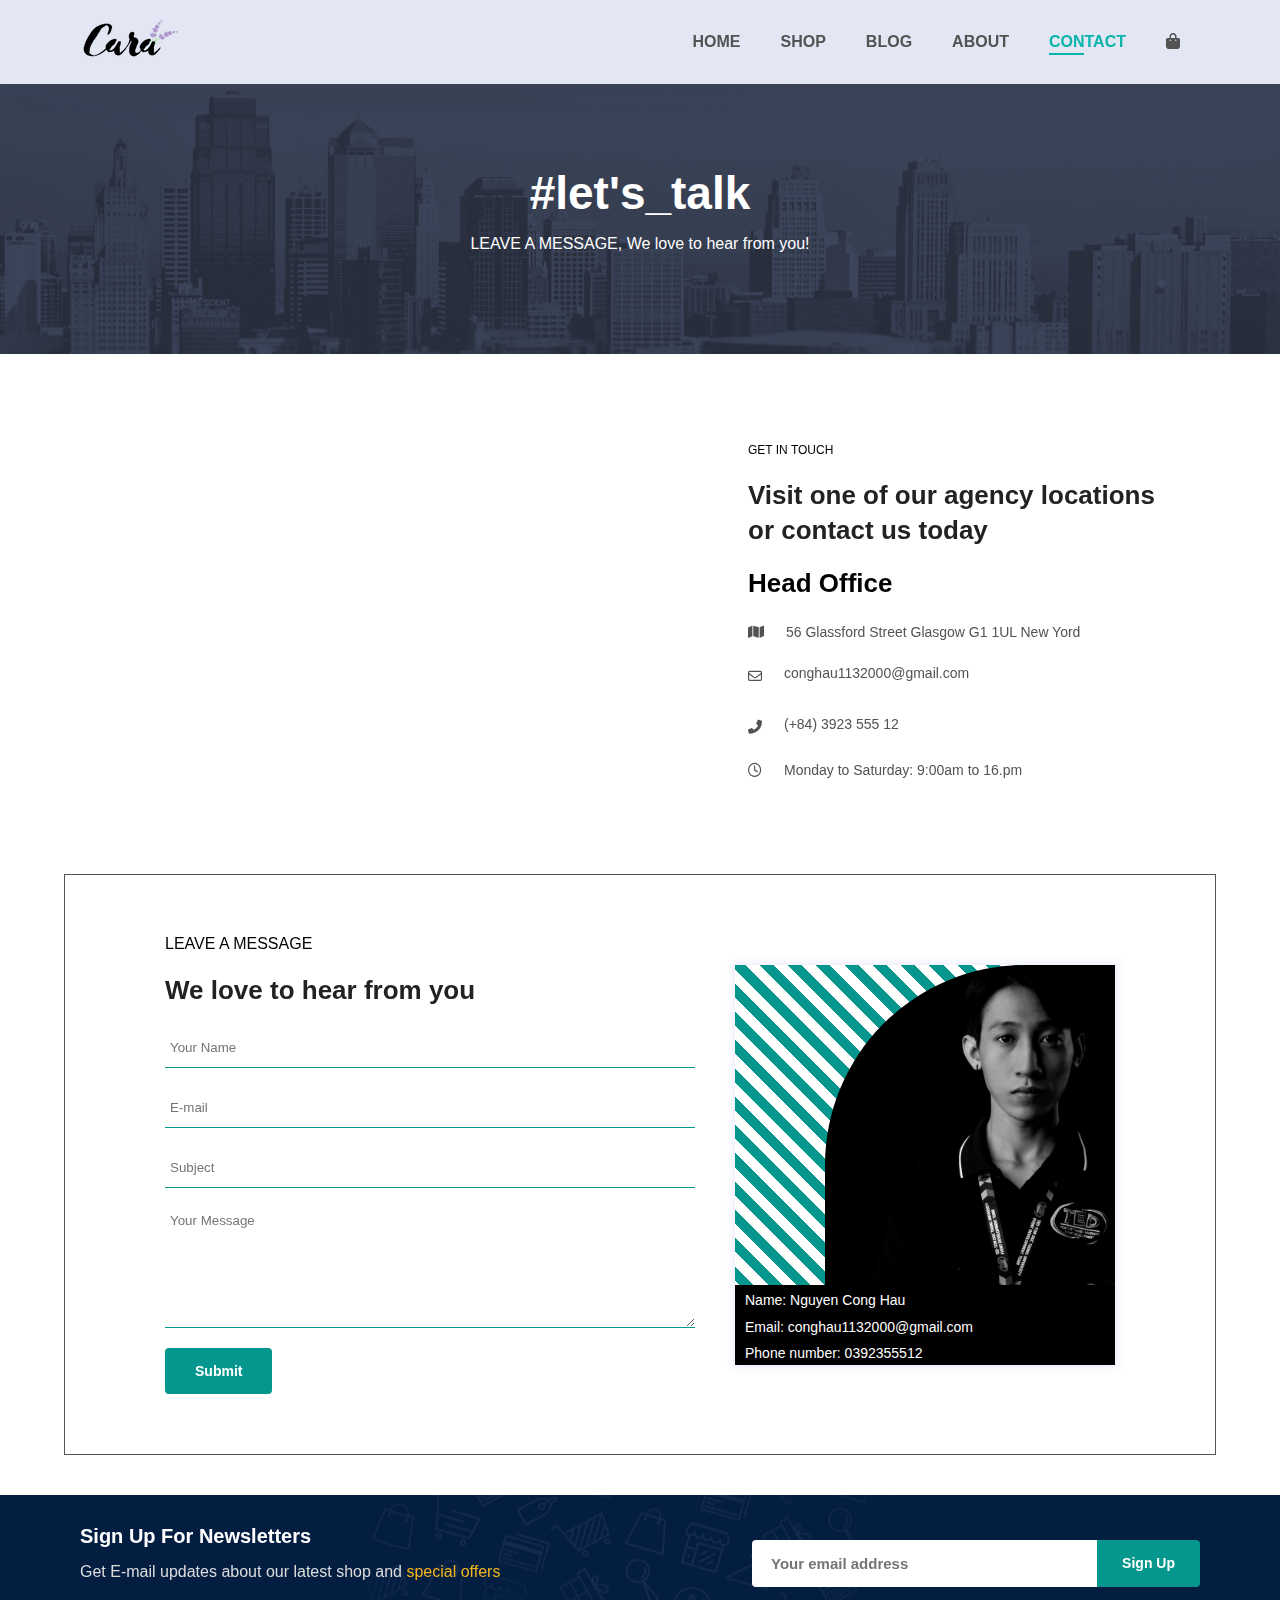
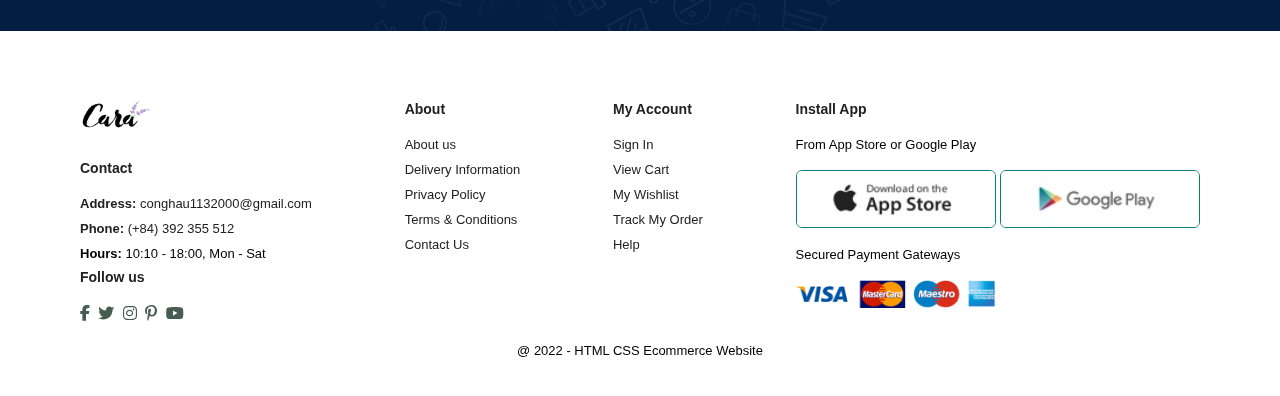
<file: contact.html>
<!DOCTYPE html>
<html lang="en">

<head>
    <meta charset="UTF-8">
    <meta http-equiv="X-UA-Compatible" content="IE=edge">
    <meta name="viewport" content="width=device-width, initial-scale=1.0">
    <title>CONTACT</title>
    <link rel="stylesheet" href="./CSS/main.css">
    <link rel="stylesheet" href="https://cdnjs.cloudflare.com/ajax/libs/font-awesome/6.1.1/css/all.min.css">
</head>

<body>
    <!-- header -->
    <section id="header">
        <section id="overlay"></section>
        <!-- logo -->
        <a href="#"><img src="img/logo.png" alt="logo"></a>
        <!-- nav link -->
        <div id="nav-modal">
            <ul id="navbar">
                <li><a href="index.html">HOME</a></li>
                <li><a href="shop.html">SHOP</a></li>
                <li><a href="blog.html">BLOG</a></li>
                <li><a href="about.html">ABOUT</a></li>
                <li><a class="active" href="contact.html">CONTACT</a></li>
                <li><a href="cart.html"><i class="fa-solid fa-bag-shopping"></i></a></li>
                <a id="close-menu">
                    <i class="fa-solid fa-xmark"></i>
                </a>
            </ul>
        </div>
        <div id="mobile">
            <a href="cart.html"><i class="fa-solid fa-bag-shopping"></i></a>
            <i id="bar" class="fa-solid fa-bars"></i>
        </div>
    </section>

    <!-- page header -->
    <section id="about-header">
        <h2>#let's_talk</h2>
        <p>LEAVE A MESSAGE, We love to hear from you!</p>
    </section>
    <!-- contact details -->
    <section id="contact-details" class="section-p1">
        <div class="map">
            <iframe src="https://www.google.com/maps/embed?pb=!1m18!1m12!1m3!1d3920.0235246987463!2d106.69758091488465!3d10.732668892351228!2m3!1f0!2f0!3f0!3m2!1i1024!2i768!4f13.1!3m3!1m2!1s0x317528b2747a81a3%3A0x33c1813055acb613!2zVHLGsOG7nW5nIMSQ4bqhaSBo4buNYyBUw7RuIMSQ4bupYyBUaOG6r25n!5e0!3m2!1svi!2s!4v1657188318609!5m2!1svi!2s" width="600" height="450" style="border:0;" allowfullscreen="" loading="lazy" referrerpolicy="no-referrer-when-downgrade"></iframe>
        </div>
        <div class="details">
            <span>GET IN TOUCH</span>
            <h2>Visit one of our agency locations or contact us today</h2>
            <h3>Head Office</h3>
            <div>
                <li>
                    <i class="fa fa-map"></i>
                    <p>56 Glassford Street Glasgow G1 1UL New Yord</p>
                </li>
                <a href="mailto:conghau1132000@gmail.com">
                    <i class="far fa-envelope"></i>
                    <p>conghau1132000@gmail.com</p>
                </a>
                <a href="tel:0392355512">
                    <i class="fas fa-phone-alt"></i>
                    <p >(+84) 3923 555 12</p>
                </a>
                <li>
                    <i class="far fa-clock"></i>
                    <p>Monday to Saturday: 9:00am to 16.pm</p>
                </li>
            </div>
        </div>
    </section>

    <!-- contact form -->
    <section id="form-details" class="section-p1">
        <form action="">
            <span>LEAVE A MESSAGE</span>
            <h2>We love to hear from you</h2>
            <input type="text" placeholder="Your Name">
            <input type="text" placeholder="E-mail">
            <input type="text" placeholder="Subject">
            <textarea name="" id="" cols="30" rows="10" placeholder="Your Message"></textarea>
            <button class="normal">Submit</button>
        </form>
        <div id="personal">
            <div>
                <span>Name: Nguyen Cong Hau</span>
                <span>Email: conghau1132000@gmail.com</span>
                <span>Phone number: 0392355512</span>
            </div>
            <img src="img/people/NCH.jpg" alt="">
        </div>
    </section>

    <!-- newsletter -->
    <section id="newsletter" class="section-m1">
        <div class="newstext">
            <h4>Sign Up For Newsletters</h4>
            <p>Get E-mail updates about our latest shop and <span>special offers</span></p>
        </div>
        <div class="form">
            <input type="text" placeholder="Your email address">
            <button class="normal">Sign Up</button>
        </div>
    </section>
    <!-- footer -->
    <footer class="section-p1">
        <div class="col">
            <img class="logo" src="/img/logo.png" alt="">
            <h4>Contact</h4>
            <a href="mailto:conghau1132000@gmail.com"><strong>Address: </strong>conghau1132000@gmail.com</a>
            <a href="tel:0392355512"><strong>Phone:</strong> (+84) 392 355 512</a>
            <p><strong>Hours:</strong> 10:10 - 18:00, Mon - Sat</p>
            <div class="follow">
                <h4>Follow us</h4>
                <div class="icon">
                    <i class="fab fa-facebook-f"></i>
                    <i class="fab fa-twitter"></i>
                    <i class="fab fa-instagram"></i>
                    <i class="fab fa-pinterest-p"></i>
                    <i class="fab fa-youtube"></i>
                </div>
            </div>
        </div>

        <div class="col">
            <h4>About</h4>
            <a href="#">About us</a>
            <a href="#">Delivery Information</a>
            <a href="#">Privacy Policy</a>
            <a href="#">Terms & Conditions</a>
            <a href="#">Contact Us</a>
        </div>

        <div class="col">
            <h4>My Account</h4>
            <a href="#">Sign In</a>
            <a href="#">View Cart</a>
            <a href="#">My Wishlist</a>
            <a href="#">Track My Order</a>
            <a href="#">Help</a>
        </div>

        <div class="col install">
            <h4>Install App</h4>
            <p>From App Store or Google Play</p>
            <div class="row">
                <img src="img/pay/app.jpg" alt="">
                <img src="img/pay/play.jpg" alt="">
            </div>
            <p>Secured Payment Gateways </p>
            <img src="img/pay/pay.png" alt="">
        </div>

        <div class="copyright">
            <p>@ 2022 - HTML CSS Ecommerce Website</p>
        </div>
    </footer>
    <script src="/JS/main.js"></script>
</body>

</html>
</file>
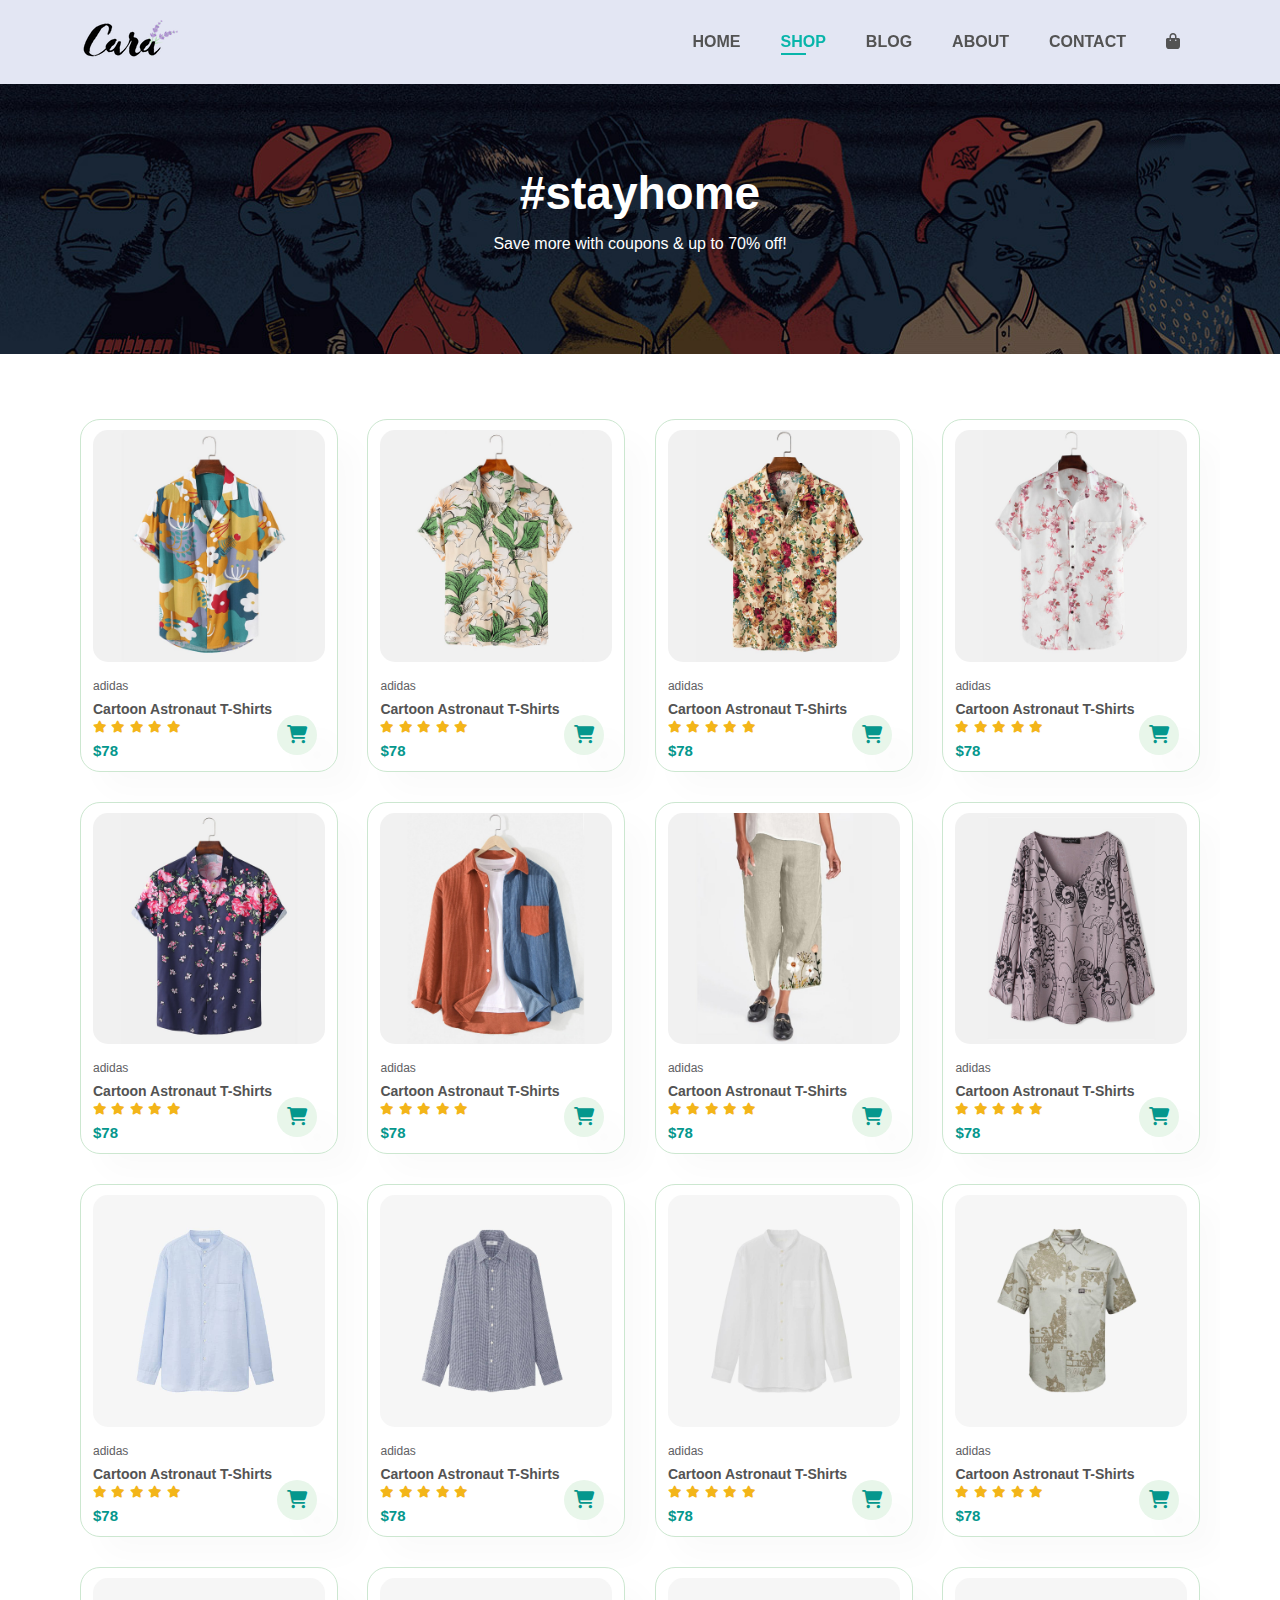
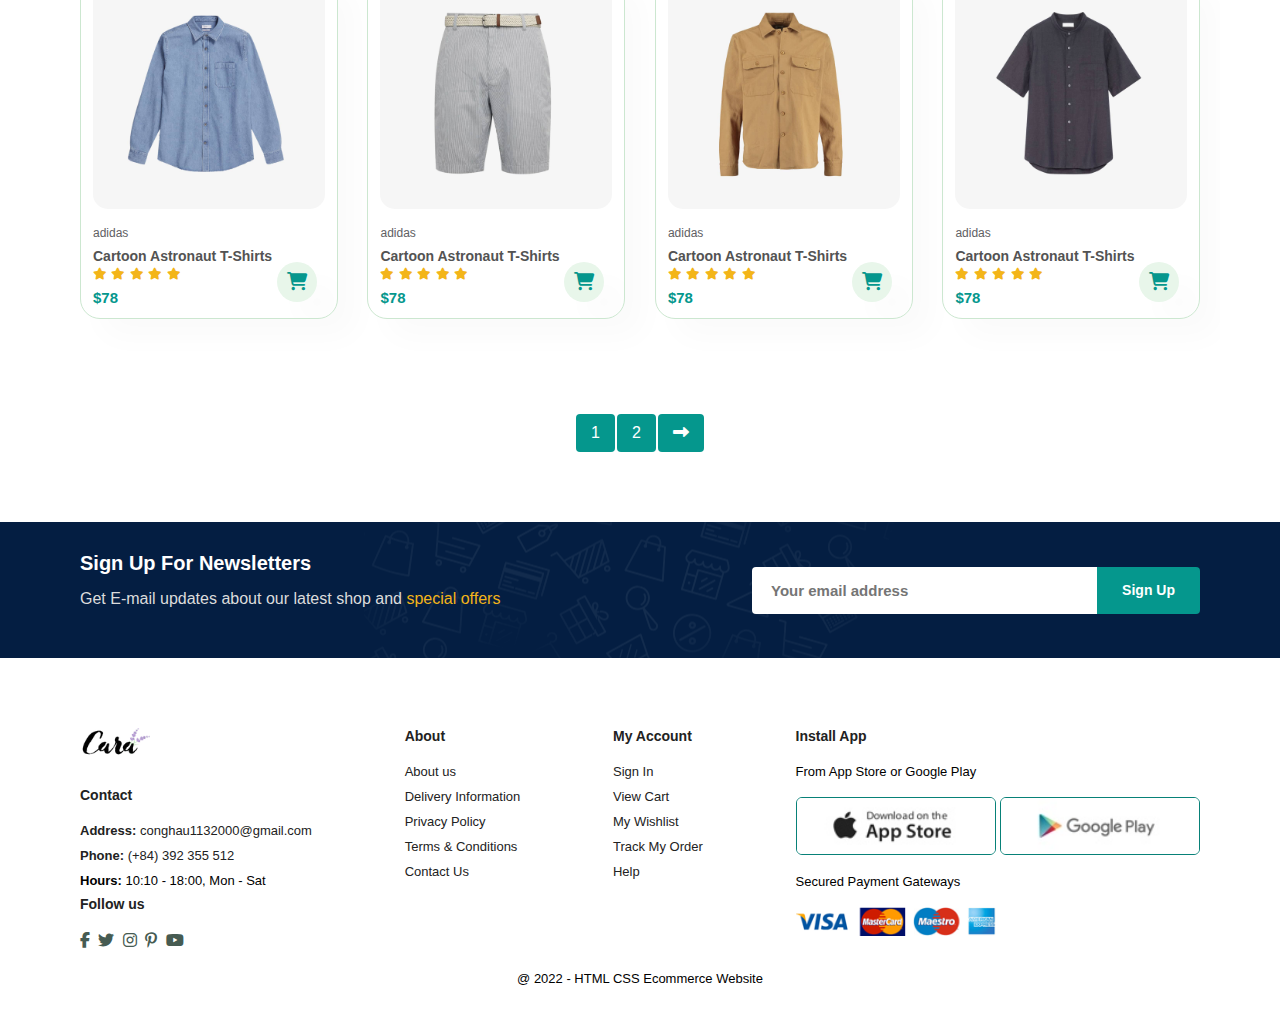
<file: shop.html>
<!DOCTYPE html>
<html lang="en">

<head>
    <meta charset="UTF-8">
    <meta http-equiv="X-UA-Compatible" content="IE=edge">
    <meta name="viewport" content="width=device-width, initial-scale=1.0">
    <title>SHOP</title>
    <link rel="stylesheet" href="./CSS/main.css">
    <link rel="stylesheet" href="https://cdnjs.cloudflare.com/ajax/libs/font-awesome/6.1.1/css/all.min.css">
</head>

<body>
    <!-- header -->
    <section id="header">
        <section id="overlay"></section>
        <!-- logo -->
        <a href="#"><img src="img/logo.png" alt="logo"></a>
        <!-- nav link -->
        <div id="nav-modal">
            <ul id="navbar">
                <li><a href="index.html">HOME</a></li>
                <li><a class="active" href="shop.html">SHOP</a></li>
                <li><a href="blog.html">BLOG</a></li>
                <li><a href="about.html">ABOUT</a></li>
                <li><a href="contact.html">CONTACT</a></li>
                <li><a href="cart.html"><i class="fa-solid fa-bag-shopping"></i></a></li>
                <a id="close-menu" >
                    <i class="fa-solid fa-xmark"></i>
                </a>
            </ul>
        </div>
        <div id="mobile">
            <a href="cart.html"><i class="fa-solid fa-bag-shopping"></i></a>
            <i id="bar" class="fa-solid fa-bars"></i>
        </div>
    </section>

    <!-- page header -->
    <section id="page-header">
        <h2>#stayhome</h2>
        <p>Save more with coupons & up to 70% off! </p>
    </section>

    <!------------------------------Product1--------------------------------------->
    <section id="product1" class="section-p1">
        <!-- product -->
        <div class="pro-container">
            <div class="pro" onclick="window.location.href='singleproduct.html';">
                <div class="pro-image">
                    <img src="img/products/f1.jpg" alt="">
                </div>
                <div class="des">
                    <span>adidas</span>
                    <h5>Cartoon Astronaut T-Shirts</h5>
                    <div class="star">
                        <i class="fas fa-star"></i>
                        <i class="fas fa-star"></i>
                        <i class="fas fa-star"></i>
                        <i class="fas fa-star"></i>
                        <i class="fas fa-star"></i>
                    </div>
                    <h4>$78</h4>
                </div>
                <a href="#"><i class="fa-solid fa-cart-shopping cart"></i></a>
            </div>
            <div class="pro"  onclick="window.location.href='singleproduct.html';">
                <div class="pro-image">
                    <img src="img/products/f2.jpg" alt="">
                </div>
                <div class="des">
                    <span>adidas</span>
                    <h5>Cartoon Astronaut T-Shirts</h5>
                    <div class="star">
                        <i class="fas fa-star"></i>
                        <i class="fas fa-star"></i>
                        <i class="fas fa-star"></i>
                        <i class="fas fa-star"></i>
                        <i class="fas fa-star"></i>
                    </div>
                    <h4>$78</h4>
                </div>
                <a href="#"><i class="fa-solid fa-cart-shopping cart"></i></a>
            </div>
            <div class="pro"  onclick="window.location.href='singleproduct.html';">
                <div class="pro-image">
                    <img src="img/products/f3.jpg" alt="">
                </div>
                <div class="des">
                    <span>adidas</span>
                    <h5>Cartoon Astronaut T-Shirts</h5>
                    <div class="star">
                        <i class="fas fa-star"></i>
                        <i class="fas fa-star"></i>
                        <i class="fas fa-star"></i>
                        <i class="fas fa-star"></i>
                        <i class="fas fa-star"></i>
                    </div>
                    <h4>$78</h4>
                </div>
                <a href="#"><i class="fa-solid fa-cart-shopping cart"></i></a>
            </div>
            <div class="pro"  onclick="window.location.href='singleproduct.html';">
                <div class="pro-image">
                    <img src="img/products/f4.jpg" alt="">
                </div>
                <div class="des">
                    <span>adidas</span>
                    <h5>Cartoon Astronaut T-Shirts</h5>
                    <div class="star">
                        <i class="fas fa-star"></i>
                        <i class="fas fa-star"></i>
                        <i class="fas fa-star"></i>
                        <i class="fas fa-star"></i>
                        <i class="fas fa-star"></i>
                    </div>
                    <h4>$78</h4>
                </div>
                <a href="#"><i class="fa-solid fa-cart-shopping cart"></i></a>
            </div>
            <div class="pro">
                <div class="pro-image">
                    <img src="img/products/f5.jpg" alt="">
                </div>
                <div class="des">
                    <span>adidas</span>
                    <h5>Cartoon Astronaut T-Shirts</h5>
                    <div class="star">
                        <i class="fas fa-star"></i>
                        <i class="fas fa-star"></i>
                        <i class="fas fa-star"></i>
                        <i class="fas fa-star"></i>
                        <i class="fas fa-star"></i>
                    </div>
                    <h4>$78</h4>
                </div>
                <a href="#"><i class="fa-solid fa-cart-shopping cart"></i></a>
            </div>
            <div class="pro">
                <div class="pro-image">
                    <img src="img/products/f6.jpg" alt="">
                </div>
                <div class="des">
                    <span>adidas</span>
                    <h5>Cartoon Astronaut T-Shirts</h5>
                    <div class="star">
                        <i class="fas fa-star"></i>
                        <i class="fas fa-star"></i>
                        <i class="fas fa-star"></i>
                        <i class="fas fa-star"></i>
                        <i class="fas fa-star"></i>
                    </div>
                    <h4>$78</h4>
                </div>
                <a href="#"><i class="fa-solid fa-cart-shopping cart"></i></a>
            </div>
            <div class="pro">
                <div class="pro-image">
                    <img src="img/products/f7.jpg" alt="">
                </div>
                <div class="des">
                    <span>adidas</span>
                    <h5>Cartoon Astronaut T-Shirts</h5>
                    <div class="star">
                        <i class="fas fa-star"></i>
                        <i class="fas fa-star"></i>
                        <i class="fas fa-star"></i>
                        <i class="fas fa-star"></i>
                        <i class="fas fa-star"></i>
                    </div>
                    <h4>$78</h4>
                </div>
                <a href="#"><i class="fa-solid fa-cart-shopping cart"></i></a>
            </div>
            <div class="pro">
                <div class="pro-image">
                    <img src="img/products/f8.jpg" alt="">
                </div>
                <div class="des">
                    <span>adidas</span>
                    <h5>Cartoon Astronaut T-Shirts</h5>
                    <div class="star">
                        <i class="fas fa-star"></i>
                        <i class="fas fa-star"></i>
                        <i class="fas fa-star"></i>
                        <i class="fas fa-star"></i>
                        <i class="fas fa-star"></i>
                    </div>
                    <h4>$78</h4>
                </div>
                <a href="#"><i class="fa-solid fa-cart-shopping cart"></i></a>
            </div>
            <div class="pro">
                <div class="pro-image">
                    <img src="img/products/n1.jpg" alt="">
                </div>
                <div class="des">
                    <span>adidas</span>
                    <h5>Cartoon Astronaut T-Shirts</h5>
                    <div class="star">
                        <i class="fas fa-star"></i>
                        <i class="fas fa-star"></i>
                        <i class="fas fa-star"></i>
                        <i class="fas fa-star"></i>
                        <i class="fas fa-star"></i>
                    </div>
                    <h4>$78</h4>
                </div>
                <a href="#"><i class="fa-solid fa-cart-shopping cart"></i></a>
            </div>
            <div class="pro">
                <div class="pro-image">
                    <img src="img/products/n2.jpg" alt="">
                </div>
                <div class="des">
                    <span>adidas</span>
                    <h5>Cartoon Astronaut T-Shirts</h5>
                    <div class="star">
                        <i class="fas fa-star"></i>
                        <i class="fas fa-star"></i>
                        <i class="fas fa-star"></i>
                        <i class="fas fa-star"></i>
                        <i class="fas fa-star"></i>
                    </div>
                    <h4>$78</h4>
                </div>
                <a href="#"><i class="fa-solid fa-cart-shopping cart"></i></a>
            </div>
            <div class="pro">
                <div class="pro-image">
                    <img src="img/products/n3.jpg" alt="">
                </div>
                <div class="des">
                    <span>adidas</span>
                    <h5>Cartoon Astronaut T-Shirts</h5>
                    <div class="star">
                        <i class="fas fa-star"></i>
                        <i class="fas fa-star"></i>
                        <i class="fas fa-star"></i>
                        <i class="fas fa-star"></i>
                        <i class="fas fa-star"></i>
                    </div>
                    <h4>$78</h4>
                </div>
                <a href="#"><i class="fa-solid fa-cart-shopping cart"></i></a>
            </div>
            <div class="pro">
                <div class="pro-image">
                    <img src="img/products/n4.jpg" alt="">
                </div>
                <div class="des">
                    <span>adidas</span>
                    <h5>Cartoon Astronaut T-Shirts</h5>
                    <div class="star">
                        <i class="fas fa-star"></i>
                        <i class="fas fa-star"></i>
                        <i class="fas fa-star"></i>
                        <i class="fas fa-star"></i>
                        <i class="fas fa-star"></i>
                    </div>
                    <h4>$78</h4>
                </div>
                <a href="#"><i class="fa-solid fa-cart-shopping cart"></i></a>
            </div>
            <div class="pro">
                <div class="pro-image">
                    <img src="img/products/n5.jpg" alt="">
                </div>
                <div class="des">
                    <span>adidas</span>
                    <h5>Cartoon Astronaut T-Shirts</h5>
                    <div class="star">
                        <i class="fas fa-star"></i>
                        <i class="fas fa-star"></i>
                        <i class="fas fa-star"></i>
                        <i class="fas fa-star"></i>
                        <i class="fas fa-star"></i>
                    </div>
                    <h4>$78</h4>
                </div>
                <a href="#"><i class="fa-solid fa-cart-shopping cart"></i></a>
            </div>
            <div class="pro">
                <div class="pro-image">
                    <img src="img/products/n6.jpg" alt="">
                </div>
                <div class="des">
                    <span>adidas</span>
                    <h5>Cartoon Astronaut T-Shirts</h5>
                    <div class="star">
                        <i class="fas fa-star"></i>
                        <i class="fas fa-star"></i>
                        <i class="fas fa-star"></i>
                        <i class="fas fa-star"></i>
                        <i class="fas fa-star"></i>
                    </div>
                    <h4>$78</h4>
                </div>
                <a href="#"><i class="fa-solid fa-cart-shopping cart"></i></a>
            </div>
            <div class="pro">
                <div class="pro-image">
                    <img src="img/products/n7.jpg" alt="">
                </div>
                <div class="des">
                    <span>adidas</span>
                    <h5>Cartoon Astronaut T-Shirts</h5>
                    <div class="star">
                        <i class="fas fa-star"></i>
                        <i class="fas fa-star"></i>
                        <i class="fas fa-star"></i>
                        <i class="fas fa-star"></i>
                        <i class="fas fa-star"></i>
                    </div>
                    <h4>$78</h4>
                </div>
                <a href="#"><i class="fa-solid fa-cart-shopping cart"></i></a>
            </div>
            <div class="pro">
                <div class="pro-image">
                    <img src="img/products/n8.jpg" alt="">
                </div>
                <div class="des">
                    <span>adidas</span>
                    <h5>Cartoon Astronaut T-Shirts</h5>
                    <div class="star">
                        <i class="fas fa-star"></i>
                        <i class="fas fa-star"></i>
                        <i class="fas fa-star"></i>
                        <i class="fas fa-star"></i>
                        <i class="fas fa-star"></i>
                    </div>
                    <h4>$78</h4>
                </div>
                <a href="#"><i class="fa-solid fa-cart-shopping cart"></i></a>
            </div>

        </div>
    </section>

    <!-- pagination -->
    <section id="pagination" class="section-p1">
        <a href="#">1</a>
        <a href="#">2</a>
        <a href="#"><i class="fas fa-long-arrow-alt-right"></i></a>
    </section>

    <!-- newsletter -->
    <section id="newsletter" class="section-m1">
        <div class="newstext">
            <h4>Sign Up For Newsletters</h4>
            <p>Get E-mail updates about our latest shop and <span>special offers</span></p>
        </div>
        <div class="form">
            <input type="text" placeholder="Your email address">
            <button class="normal">Sign Up</button>
        </div>
    </section>

    <!-- footer -->
    <footer class="section-p1">
        <div class="col">
            <img class="logo" src="/img/logo.png" alt="">
            <h4>Contact</h4>
            <a href="mailto:conghau1132000@gmail.com"><strong>Address: </strong>conghau1132000@gmail.com</a>
            <a href="tel:0392355512"><strong>Phone:</strong> (+84) 392 355 512</a>
            <p><strong>Hours:</strong> 10:10 - 18:00, Mon - Sat</p>
            <div class="follow">
                <h4>Follow us</h4>
                <div class="icon">
                    <i class="fab fa-facebook-f"></i>
                    <i class="fab fa-twitter"></i>
                    <i class="fab fa-instagram"></i>
                    <i class="fab fa-pinterest-p"></i>
                    <i class="fab fa-youtube"></i>
                </div>
            </div>
        </div>

        <div class="col">
            <h4>About</h4>
            <a href="#">About us</a>
            <a href="#">Delivery Information</a>
            <a href="#">Privacy Policy</a>
            <a href="#">Terms & Conditions</a>
            <a href="#">Contact Us</a>
        </div>

        <div class="col">
            <h4>My Account</h4>
            <a href="#">Sign In</a>
            <a href="#">View Cart</a>
            <a href="#">My Wishlist</a>
            <a href="#">Track My Order</a>
            <a href="#">Help</a>
        </div>

        <div class="col install">
            <h4>Install App</h4>
            <p>From App Store or Google Play</p>
            <div class="row">
                <img src="img/pay/app.jpg" alt="">
                <img src="img/pay/play.jpg" alt="">
            </div>
            <p>Secured Payment Gateways </p>
            <img src="img/pay/pay.png" alt="">
        </div>

        <div class="copyright">
            <p>@ 2022 - HTML CSS Ecommerce Website</p>
        </div>
    </footer>
    <script src="/JS/main.js"></script>
</body>

</html>
</file>
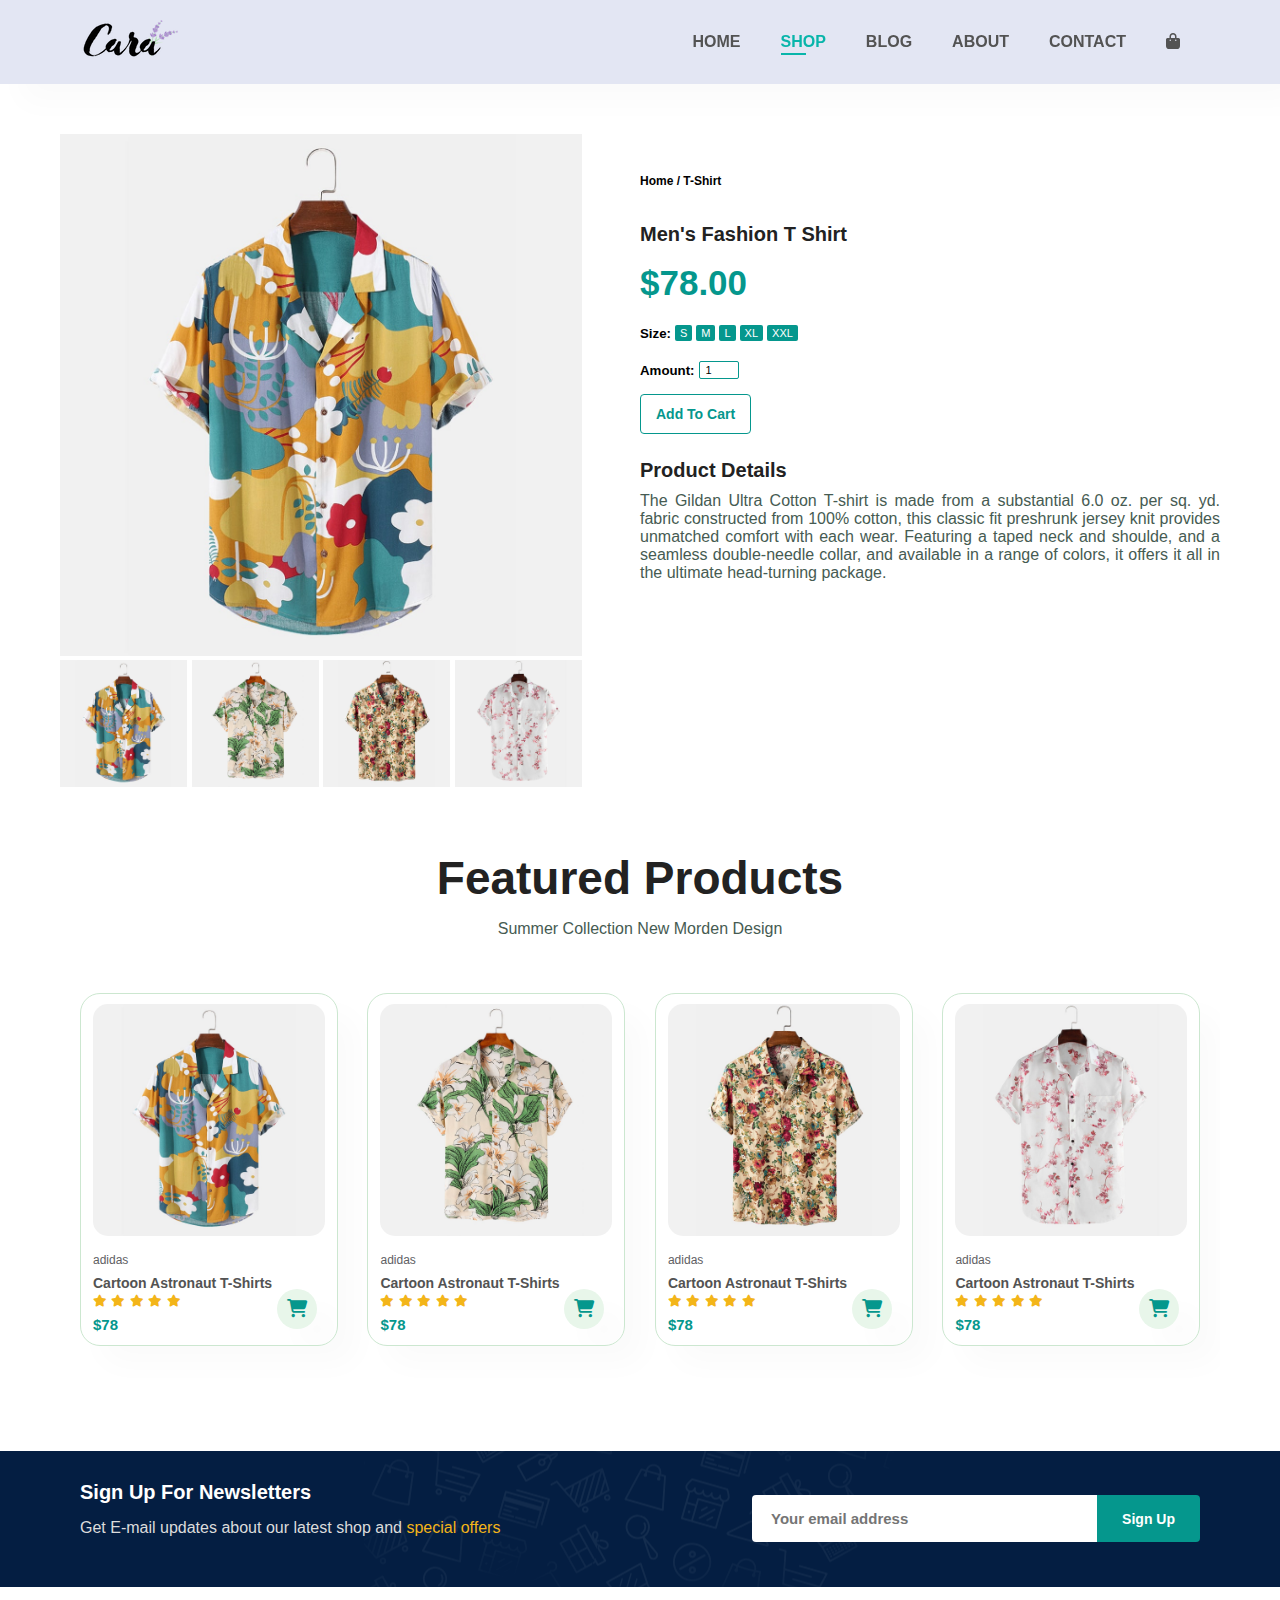
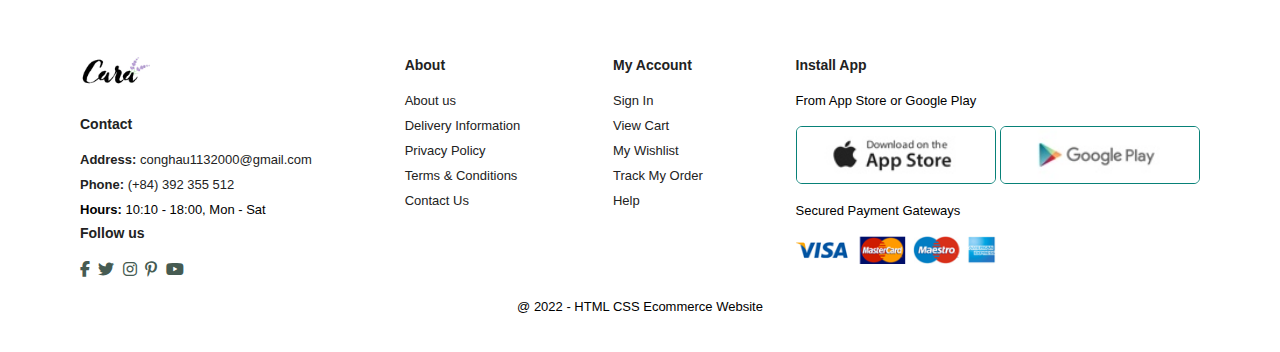
<file: singleproduct.html>
<!DOCTYPE html>
<html lang="en">

<head>
    <meta charset="UTF-8">
    <meta http-equiv="X-UA-Compatible" content="IE=edge">
    <meta name="viewport" content="width=device-width, initial-scale=1.0">
    <title>PRODUCT</title>
    <link rel="stylesheet" href="./CSS/main.css">
    <link rel="stylesheet" href="https://cdnjs.cloudflare.com/ajax/libs/font-awesome/6.1.1/css/all.min.css">
</head>

<body>
    <!-- header -->
    <section id="header">
        <section id="overlay"></section>
        <!-- logo -->
        <a href="#"><img src="img/logo.png" alt="logo"></a>
        <!-- nav link -->
        <div id="nav-modal">
            <ul id="navbar">
                <li><a href="index.html">HOME</a></li>
                <li><a class="active" href="shop.html">SHOP</a></li>
                <li><a href="blog.html">BLOG</a></li>
                <li><a href="about.html">ABOUT</a></li>
                <li><a href="contact.html">CONTACT</a></li>
                <li><a href="cart.html"><i class="fa-solid fa-bag-shopping"></i></a></li>
                <a id="close-menu">
                    <i class="fa-solid fa-xmark"></i>
                </a>
            </ul>
        </div>
        <div id="mobile">
            <a href="cart.html"><i class="fa-solid fa-bag-shopping"></i></a>
            <i id="bar" class="fa-solid fa-bars"></i>
        </div>
    </section>

    <!-- single products -->
    <section id="prodetails" class="section-p1">
        <div class="single-pro-image">
            <img src="img/products/f1.jpg" width="100%" id="MainImg" alt="">

            <div class="small-img-group">
                <div class="small-img-col">
                    <img src="img/products/f1.jpg" width="100%" class="small-img" alt="">
                </div>
                <div class="small-img-col">
                    <img src="img/products/f2.jpg" width="100%" class="small-img" alt="">
                </div>
                <div class="small-img-col">
                    <img src="img/products/f3.jpg" width="100%" class="small-img" alt="">
                </div>
                <div class="small-img-col">
                    <img src="img/products/f4.jpg" width="100%" class="small-img" alt="">
                </div>
            </div>
        </div>

        <div class="single-pro-details">
            <h6>Home / T-Shirt</h6>
            <h4>Men's Fashion T Shirt</h4>
            <h2>$78.00</h2>
            <div class="size">
                <h5>Size: </h5>
                <div class="group-size">
                    <span>S</span>
                    <span>M</span>
                    <span>L</span>
                    <span>XL</span>
                    <span>XXL</span>
                </div>
            </div>
            <div class="amount">
                <h5>Amount: </h5>
                <input type="number" value="1">
            </div>
            <button class="normal">Add To Cart</button>
            <h4>Product Details</h4>
            <p>The Gildan Ultra Cotton T-shirt is made from a substantial 6.0 oz. per
                sq. yd. fabric constructed from 100% cotton, this classic fit preshrunk
                jersey knit provides unmatched comfort with each wear. Featuring a taped neck
                and shoulde, and a seamless double-needle collar, and available in a range
                of colors, it offers it all in the ultimate head-turning package.</p>
        </div>
    </section>

    <!------------------------------Product1--------------------------------------->
    <section id="product1" class="section-p1">
        <h2>Featured Products</h2>
        <p>Summer Collection New Morden Design</p>
        <!-- product -->
        <div class="pro-container">
            <div class="pro"  onclick="window.location.href='singleproduct.html';">
                <div class="pro-image">
                    <img src="img/products/f1.jpg" alt="">
                </div>
                <div class="des">
                    <span>adidas</span>
                    <h5>Cartoon Astronaut T-Shirts</h5>
                    <div class="star">
                        <i class="fas fa-star"></i>
                        <i class="fas fa-star"></i>
                        <i class="fas fa-star"></i>
                        <i class="fas fa-star"></i>
                        <i class="fas fa-star"></i>
                    </div>
                    <h4>$78</h4>
                </div>
                <a href="#"><i class="fa-solid fa-cart-shopping cart"></i></a>
            </div>
            <div class="pro"  onclick="window.location.href='singleproduct.html';">
                <div class="pro-image">
                    <img src="img/products/f2.jpg" alt="">
                </div>
                <div class="des">
                    <span>adidas</span>
                    <h5>Cartoon Astronaut T-Shirts</h5>
                    <div class="star">
                        <i class="fas fa-star"></i>
                        <i class="fas fa-star"></i>
                        <i class="fas fa-star"></i>
                        <i class="fas fa-star"></i>
                        <i class="fas fa-star"></i>
                    </div>
                    <h4>$78</h4>
                </div>
                <a href="#"><i class="fa-solid fa-cart-shopping cart"></i></a>
            </div>
            <div class="pro">
                <div class="pro-image">
                    <img src="img/products/f3.jpg" alt="">
                </div>
                <div class="des">
                    <span>adidas</span>
                    <h5>Cartoon Astronaut T-Shirts</h5>
                    <div class="star">
                        <i class="fas fa-star"></i>
                        <i class="fas fa-star"></i>
                        <i class="fas fa-star"></i>
                        <i class="fas fa-star"></i>
                        <i class="fas fa-star"></i>
                    </div>
                    <h4>$78</h4>
                </div>
                <a href="#"><i class="fa-solid fa-cart-shopping cart"></i></a>
            </div>
            <div class="pro">
                <div class="pro-image">
                    <img src="img/products/f4.jpg" alt="">
                </div>
                <div class="des">
                    <span>adidas</span>
                    <h5>Cartoon Astronaut T-Shirts</h5>
                    <div class="star">
                        <i class="fas fa-star"></i>
                        <i class="fas fa-star"></i>
                        <i class="fas fa-star"></i>
                        <i class="fas fa-star"></i>
                        <i class="fas fa-star"></i>
                    </div>
                    <h4>$78</h4>
                </div>
                <a href="#"><i class="fa-solid fa-cart-shopping cart"></i></a>
            </div>
        </div>
    </section>

    <!-- newsletter -->
    <section id="newsletter" class="section-m1">
        <div class="newstext">
            <h4>Sign Up For Newsletters</h4>
            <p>Get E-mail updates about our latest shop and <span>special offers</span></p>
        </div>
        <div class="form">
            <input type="text" placeholder="Your email address">
            <button class="normal">Sign Up</button>
        </div>
    </section>

    <!-- footer -->
    <footer class="section-p1">
        <div class="col">
            <img class="logo" src="/img/logo.png" alt="">
            <h4>Contact</h4>
            <a href="mailto:conghau1132000@gmail.com"><strong>Address: </strong>conghau1132000@gmail.com</a>
            <a href="tel:0392355512"><strong>Phone:</strong> (+84) 392 355 512</a>
            <p><strong>Hours:</strong> 10:10 - 18:00, Mon - Sat</p>
            <div class="follow">
                <h4>Follow us</h4>
                <div class="icon">
                    <i class="fab fa-facebook-f"></i>
                    <i class="fab fa-twitter"></i>
                    <i class="fab fa-instagram"></i>
                    <i class="fab fa-pinterest-p"></i>
                    <i class="fab fa-youtube"></i>
                </div>
            </div>
        </div>

        <div class="col">
            <h4>About</h4>
            <a href="#">About us</a>
            <a href="#">Delivery Information</a>
            <a href="#">Privacy Policy</a>
            <a href="#">Terms & Conditions</a>
            <a href="#">Contact Us</a>
        </div>

        <div class="col">
            <h4>My Account</h4>
            <a href="#">Sign In</a>
            <a href="#">View Cart</a>
            <a href="#">My Wishlist</a>
            <a href="#">Track My Order</a>
            <a href="#">Help</a>
        </div>

        <div class="col install">
            <h4>Install App</h4>
            <p>From App Store or Google Play</p>
            <div class="row">
                <img src="img/pay/app.jpg" alt="">
                <img src="img/pay/play.jpg" alt="">
            </div>
            <p>Secured Payment Gateways </p>
            <img src="img/pay/pay.png" alt="">
        </div>

        <div class="copyright">
            <p>@ 2022 - HTML CSS Ecommerce Website</p>
        </div>
    </footer>
    <script src="/JS/main.js"></script>
</body>

</html>
</file>
<file: CSS/main.css>
@import url('https://fonts.googleapis.com/css2?family=League+Spartan:wght@100;200;300;400;500;600;700;800;900&display=swap');

:root {
    --black: rgb(83, 83, 83);
    --green-hover: #09b5aa;
    --green: #05978d;
    --yellow: rgb(243, 181, 25);
    --background: #E3E6F3;
    --black-hover: 0px 0px 8px 2px rgba(70, 62, 221, 0.1);
    --black-shadow: 20px 20px 30px rgba(0, 0, 0, 0.02);
    --smooth: all .2s ease-in;
}

* {
    margin: 0;
    padding: 0;
    box-sizing: border-box;
    font-family: 'Spartan', sans-serif;
}

h1 {
    font-size: 50px;
    line-height: 64px;
    color: #222;
}

h2 {
    font-size: 46px;
    line-height: 54px;
    color: #222;
}

h4 {
    font-size: 20px;
    color: #222;
}

h6 {
    font-size: 12px;
    font-weight: 700;
}

p {
    font-size: 16px;
    color: #465b52;
    margin: 15px 0 20px 0;
}

.section-p1 {
    padding: 30px 60px;
}

.section-m1 {
    margin: 40px 0;
}

body {
    width: 100%;
}

button.normal {
    font-size: 14px;
    font-weight: 600;
    padding: 15px 30px;
    color: #000;
    background-color: #fff;
    border-radius: 4px;
    cursor: pointer;
    outline: none;
    border: none;
    transition: var(--smooth);
}

button.white {
    font-size: 13px;
    font-weight: 600;
    padding: 11px 18px;
    color: #fff;
    background-color: transparent;
    cursor: pointer;
    outline: none;
    border: 1px solid #fff;
    transition: var(--smooth);
}

#header {
    display: flex;
    justify-content: space-between;
    align-items: center;
    padding: 20px 80px;
    background: #E3E6F3;
    box-shadow: var(--black-shadow);
    z-index: 1;
    position: sticky;
    top: 0;
    left: 0;
}

#navbar {
    display: flex;
    justify-content: space-between;
    align-items: center;
}

#navbar li {
    list-style: none;
    padding: 0 20px;
    position: relative;
}

#navbar li a {
    text-decoration: none;
    font-size: 16px;
    color: var(--black);
    font-weight: 600;
    transition: var(--smooth);
    cursor: pointer;
}

#navbar li a:hover,
#navbar li a.active {
    color: var(--green-hover);
    transition: var(--smooth);
}


#navbar li a.active::after, #navbar li a:hover::after {
    content: "";
    width: 30%;
    height: 2px;
    background: var(--green-hover);
    position: absolute;
    bottom: -4px;
    transition: var(--smooth);
    left: 20px;
}

/* hero */
/* homepage */
#hero {
    background-image: url(../img/hero4.png);
    width: 100%;
    height: 90vh;
    background-size: cover;
    background-position: top 25% right 0;
    padding: 0 80px;
    display: flex;
    flex-direction: column;
    align-items: flex-start;
    justify-content: center;
}

#hero h4 {
    padding-bottom: 15px;
}

#hero h1 {
    color: var(--green);
}

#hero button {
    background-color: transparent;
    border: none;
    background-image: url(../img/button.png);
    background-repeat: no-repeat;
    padding: 14px 85px 14px 75px;
    font-weight: 700;
    font-size: 15px;
    color: var(--green);
}

#hero button:hover {
    color: var(--green-hover);
    transition: var(--smooth);
}

/* feature */
#feature .fe-box {
    width: 180px;
    text-align: center;
    padding: 25px 15px;
    box-shadow: var(--black-shadow);
    border: 1px solid #cce7d0;
    border-radius: 4px;
    margin: 15px 0;
    transition: var(--smooth);
    cursor: pointer;
}

#feature {
    display: flex;
    align-items: center;
    justify-content: space-between;
    flex-wrap: wrap;
}

#feature .fe-box:hover {
    box-shadow: var(--black-hover);
}

#feature .fe-box img {
    width: 100%;
    margin-bottom: 10px;
}

#feature .fe-box h6 {
    display: inline-block;
    padding: 9px 8px 6px 8px;
    line-height: 1;
    border-radius: 4px;
    color: #088178;
    background-color: #fddde4;
}

/* 
#feature .fe-box h6:hover{
    box-shadow: 0px 0px 2px 1px rgba(70, 62, 221, 0.3);
    transition: var(--smooth);
} */

#feature .fe-box:nth-child(2) h6 {
    background-color: #ccebbc;
}

#feature .fe-box:nth-child(3) h6 {
    background-color: #d1e8f2;
}

#feature .fe-box:nth-child(4) h6 {
    background-color: #cdd4f8;
}

#feature .fe-box:nth-child(5) h6 {
    background-color: #f6dbf6;
}

#feature .fe-box:nth-child(6) h6 {
    background-color: #fff2e5;
}

/* product1 */
#product1 {
    text-align: center;
}

#product1 .pro-container {
    display: flex;
    justify-content: space-between;
    padding: 20px;
    flex-wrap: wrap;
    overflow: hidden;
}

#product1 .pro {
    /* z-index: -1; */
    width: 23%;
    min-width: 250px;

    border: 1px solid #cce7d0;
    border-radius: 20px;
    cursor: pointer;
    box-shadow: var(--black-shadow);
    margin: 15px 0;
    transition: var(--smooth);
    position: relative;
    overflow: hidden;
    transition: var(--smooth);
}

#product1 .pro:hover {
    box-shadow: var(--black-hover);
}

#product1 .pro img {
    width: 100%;
    border-radius: 15px;
    object-fit: cover;
    transition: var(--smooth);
}

#product1 .pro .pro-image {
    overflow: hidden;
    padding: 10px 12px;
}

#product1 .pro img:hover {
    width: 100%;
    height: 100%;
    padding: 0;
    border-radius: unset;
    margin-top: 0;
    border: none;
    transition: var(--smooth);
    transform: scale(1.1) translateY(-8px);
}

#product1 .pro .des {
    text-align: start;
    padding: 0px 0px;
}

#product1 .pro .des span {
    color: #606063;
    padding: 0px 12px;
    font-size: 12px;
    transform: var(--smooth);
}

#product1 .pro .des .star {
    padding: 0 12px;
}

#product1 .pro .des h5 {
    color: var(--black);
    padding: 7px 12px 0px 12px;
    font-size: 14px;
    transition: var(--smooth);
}

#product1 .pro .des i {
    font-size: 12px;
    color: var(--yellow);
}

#product1 .pro .des h4 {
    font-size: 15px;
    padding: 7px 0px 12px 12px;
    font-weight: 700;
    color: var(--green);
    transition: var(--smooth);
}

#product1 .pro .cart {
    width: 40px;
    height: 40px;
    color: var(--green);
    line-height: 40px;
    border-radius: 50px;
    background-color: #e8f6ea;
    position: absolute;
    right: 20px;
    bottom: 16px;
    box-shadow: var(--black-shadow);
    transition: var(--smooth);
    font-size: 18px;
}

#product1 .pro .cart:hover {
    transition: .02s ease-in;
    box-shadow: 0px 0px 2px 2px rgba(70, 62, 221, 0.1);
}

/* banner */
#banner {
    display: flex;
    justify-content: center;
    align-items: center;
    flex-direction: column;
    background-image: url(../img/banner/b2.jpg);
    width: 100%;
    height: 40vh;
    background-size: cover;
    background-position: center;
}

#banner h4 {
    color: #fff;
    font-size: 16px;
}

#banner h2 {
    color: #fff;
    font-size: 30px;
    padding: 10px 0;
}

#banner h2 span {
    color: #ef3636;
}

#banner button:hover {
    background: var(--green-hover);
    color: #fff;
}

/* sm banner */

#sm-banner {
    display: flex;
    justify-content: space-between;
    flex-wrap: wrap;
}

#sm-banner .banner-box {
    display: flex;
    flex-direction: column;
    justify-content: center;
    align-items: flex-start;
    background-image: url(../img/banner/b17.jpg);
    width: 680px;
    height: 50vh;
    background-size: cover;
    background-position: center;
    padding: 35px;
    box-shadow: var(--black-shadow);
    border: none;
    transition: var(--smooth);
    object-fit: cover;
    margin-bottom: 8px;
}

#sm-banner .banner-box2 {
    background-image: url(../img/banner/b10.jpg);
    transition: var(--smooth);
}

#sm-banner h4 {
    color: #fff;
    font-size: 20px;
    font-weight: 300;
}

#sm-banner h2 {
    color: #fff;
    font-size: 28px;
    font-weight: 800;
}

#sm-banner span {
    color: #fff;
    font-size: 14px;
    font-weight: 500;
    padding-bottom: 15px;
}

#sm-banner .banner-box:hover button {
    background: var(--green);
    border: 1px solid var(--green);
    transition: var(--smooth);
}

#sm-banner .banner-box:hover, #banner3 .banner-box:hover {
    /* box-shadow: 0px 0px 4px 4px rgba(70, 62, 221, 0.2); */
    /* border: 10px solid var(--green-hover); */
    transition: var(--smooth);
    padding: 15px;
}

#banner3 {
    display: flex;
    justify-content: space-between;
    flex-wrap: wrap;
    padding: 0 60px;
}

#banner3 .banner-box {
    display: flex;
    flex-direction: column;
    justify-content: center;
    align-items: flex-start;
    background-image: url(../img/banner/b7.jpg);
    min-width: 31.5%;
    height: 30vh;
    background-size: cover;
    background-position: center;
    padding: 35px;
    margin-bottom: 100px;
    transition: var(--smooth);
}

#banner3 .banner-box2 {
    background-image: url(../img/banner/b4.jpg);
}

#banner3 .banner-box3 {
    background-image: url(../img/banner/b18.jpg);
}

#banner3 h2 {
    color: #fff;
    font-weight: 900;
    font-size: 22px;
}

#banner3 h3 {
    color: #ec544e;
    font-weight: 800;
    font-size: 15px;
}

#newsletter {
    display: flex;
    justify-content: space-between;
    flex-wrap: wrap;
    align-items: center;
    background-image: url(../img/banner/b14.png);
    background-repeat: no-repeat;
    background-position: center;
    background-color: #041e42;
    padding: 30px 80px;
    margin-bottom: 20px;
}

#newsletter .newstext {
    display: flex;
    /* align-items: center; */
    justify-content: flex-start;
    flex-direction: column;
}

#newsletter .newstext h4 {
    color: white;
}

#newsletter .newstext p {
    color: rgb(220, 220, 220);
}

#newsletter .newstext p span {
    color: var(--yellow);
}

#newsletter .form {
    display: flex;
    justify-content: center;
    align-items: center;
    width: 40%;
    cursor: pointer;
}


#newsletter .form button {
    border-radius: 0px 4px 4px 0px;
    background-color: var(--green);
    color: white;
    height: 47px;
    padding: 10px 25px;
    white-space: nowrap;
}

#newsletter .form button:hover {
    background-color: var(--green-hover);
}

#newsletter .form input {
    font-size: 15px;
    font-weight: 600;
    padding: 11px 18px;
    width: 400px;
    outline: none;
    height: 47px;
    border: 1px solid transparent;
    border-radius: 4px 0px 0px 4px;
}

#newsletter .form input:focus {
    outline: none;
}

footer .col {
    display: flex;
    justify-content: flex-start;
    flex-direction: column;
    padding: 20px;
}

footer {
    display: flex;
    justify-content: space-between;
    flex-wrap: wrap;
    background-color: linear-gradient(white, #E3E6F3);
}

footer .logo {
    width: 100px;
    margin-bottom: 30px;
}

footer h4 {
    font-size: 14px;
    padding-bottom: 20px;
}

footer p {
    color: #000;
    font-size: 13px;
    margin: 0 0 8px 0;
}

footer a {
    font-size: 13px;
    text-decoration: none;
    color: #222;
    margin-bottom: 10px;
}

footer .follow i {
    color: #465b52;
    padding-right: 4px;
    cursor: pointer;
}

footer .install .row img {
    border: 1px solid #088178;
    border-radius: 6px;
}

footer .install img {
    width: 200px;
    margin: 10px 0 15px 0;
    object-fit: cover;
    cursor: pointer;
}

footer .install .row img:hover {
    box-shadow: var(--black-hover);
    border: 1px solid var(--green-hover);
    transition: var(--smooth);
}

footer .follow i:hover,
footer a:hover {
    color: var(--green-hover);
    transition: var(--smooth);
}

footer .copyright {
    width: 100%;
    text-align: center;
}

#mobile {
    display: none;
}

#mobile i, #mobile a {
    cursor: pointer;
    color: var(--black);
    padding: 0 8px;
    font-size: 26px;
    /* z-index: 999; */
}

#mobile i:hover, a:hover {
    color: var(--green-hover);
    transition: var(--smooth);
}

#close-menu {
    display: none;
    transition: var(--smooth);
}

#header a {
    z-index: 997;
}

#header a div {
    z-index: 999;
}

#overlay {
    z-index: 0;
    position: fixed;
    top: 0;
    left: 0;
    width: 100vh;
    height: 100vh;
    background: rgba(0, 0, 0, 0.4);
    /* z-index: 996; */
    display: none;
    transition: var(--smooth);
}

#overlay.show {
    display: initial;
    transition: var(--smooth);
}

/* shop page*/
#page-header {
    display: flex;
    justify-content: center;
    align-items: center;
    flex-direction: column;
    background-image: url(../img/banner/b1.jpg);
    background-size: cover;
    background-position: 20%;
    height: 30vh;
    width: 100%;
}

#page-header h2,
#page-header p {
    color: white;
}

#pagination {
    display: flex;
    justify-content: center;
    align-items: center;
}

#pagination a {
    padding: 10px 15px;
    background-color: var(--green);
    margin: 0 1px;
    text-decoration: none;
    color: white;
    border-radius: 4px;
    transition: var(--smooth);
}

#pagination a:hover {
    background-color: var(--green-hover);
    transition: var(--smooth);
}

/* single product */
#prodetails {
    display: flex;
    margin-top: 20px;
    justify-content: space-between;
}

#prodetails .single-pro-image {
    width: 45%;
}

#prodetails .single-pro-details {
    width: 50%;
    margin-top: 30px;
}

#prodetails .single-pro-image .small-img-group {
    display: flex;
    justify-content: space-between;
}

#prodetails .single-pro-image .small-img-group .small-img-col {
    flex-basis: 24.4%;
    cursor: pointer;
}

#prodetails .single-pro-details h6 {
    padding: 10px 0;
}

#prodetails .single-pro-details h4 {
    padding: 10px 0;
}

#prodetails .single-pro-details h2 {
    font-size: 35px;
    color: var(--green);
}

#prodetails .single-pro-details .size .group-size,
#prodetails .single-pro-details .amount input {
    /* padding: 0 4px; */
    margin-left: 4px;
    display: flex;
    align-items: center;
}

#prodetails .single-pro-details .size,
#prodetails .single-pro-details .amount {
    display: flex;
    justify-content: flex-start;
    align-items: center;
    padding: 5px 0;
    margin-top: 10px;
}

#prodetails .single-pro-details .size .group-size span {
    color: white;
    background-color: var(--green);
    padding: 2px 5px;
    font-size: 11px;
    margin-right: 4px;
    border-radius: 2px;
    transition: var(--smooth);
    cursor: pointer;
}

#prodetails .single-pro-details .size .group-size span:hover {
    background-color: var(--green-hover);
    transition: var(--smooth);
}

#prodetails .single-pro-details .amount input {
    width: 40px;
    padding: 8px 6px;
    height: 17px;
    font-size: 11px;
    margin-right: 10px;
    border: 1px solid var(--green);
    border-radius: 2px;
}

#prodetails .single-pro-details .amount input:focus {
    outline: none;
}

#prodetails .single-pro-details button {
    border: 1px solid var(--green);
    height: 40px;
    padding: 0 15px;
    margin-top: 10px;
    color: var(--green);
    transition: var(--smooth);
    cursor: pointer;

}

#prodetails .single-pro-details button:hover {
    color: white;
    background-color: var(--green-hover);
    /* padding: 0px; */
    border: 1px solid var(--green-hover);
    transition: var(--smooth);
}

#prodetails .single-pro-details p {
    margin-top: 0px;
    text-align: justify;
}

#prodetails .single-pro-details h4 {
    margin-top: 15px;
}

/* blog page */
#blog-header {
    background-image: url(../img/banner/b19.jpg);
    display: flex;
    justify-content: center;
    align-items: center;
    flex-direction: column;
    background-size: cover;
    background-position: 20%;
    height: 30vh;
    width: 100%;
}

#blog-header h2,
#blog-header p {
    color: white;
}

#blog {
    padding: 150px 150px 0 150px;
}

#blog .blog-box {
    display: flex;
    justify-content: center;
    align-items: center;
    margin-bottom: 50px;
}

#blog .blog-box .blog-img img {
    width: 450px;
    height: 270px;
    object-fit: cover;
    margin-right: 30px;
    background-repeat: no-repeat;
}

#blog .blog-box .blog-details {
    width: 100%;
}

#blog .blog-box .blog-details h4 {
    color: var(--black);
    font-size: 20px;
}

#blog .blog-box .blog-details p {
    color: var(--black);
    font-weight: 300;
    font-size: 15px;
}

#blog .blog-box .blog-details a {
    color: var(--black);
    text-decoration: none;
    font-size: 11px;
    font-weight: 700;
    position: relative;
    transition: var(--smooth);
}

#blog .blog-box .blog-details a::after {
    content: "";
    width: 50px;
    height: 1px;
    color: var(--black);
    background-color: var(--black);
    position: absolute;
    right: -55px;
    top: 6px;
    transition: var(--smooth);
}

#blog .blog-box .blog-details a:hover,
#blog .blog-box .blog-details a:hover::after {
    color: var(--green-hover);
    transition: var(--smooth);
}

#blog .blog-box .blog-details a:hover::after {
    background-color: var(--green-hover);
    transition: var(--smooth);
}

#blog .blog-box {
    position: relative;
}

#blog .blog-box .back {
    position: absolute;
    top: -36px;
    left: 20px;
    color: var(--black);
    z-index: -1;
    /* font-style: italic; */
}

#blog .blog-box .front {
    position: absolute;
    top: -36px;
    left: 20px;
    /* color: var(--black); */
    color: transparent;
    -webkit-text-stroke-width: 1px;
    -webkit-text-stroke-color: white;
    /* font-style: italic; */
}

/* about */
#about-header {
    background-image: url(../img/about/banner.png);
    display: flex;
    justify-content: center;
    align-items: center;
    flex-direction: column;
    background-size: cover;
    background-position: 20%;
    height: 30vh;
    width: 100%;
}

#about-header h2,
#about-header p {
    color: white;
}

#about-head {
    display: flex;
    align-items: center;
    padding: 60px 80px;
}

#about-head img {
    width: 50%;
    margin-right: 30px;
    height: auto;
    object-fit: cover;
    border-radius: 10px;
}

#about-head div p,
#about-head div abbr {
    text-align: justify;
}

#about-head div h2,
#about-head div p,
#about-head div abbr {
    color: var(--black);
}

#about-app {
    text-align: center;
}

#about-app h1 a {
    text-decoration: none;
    color: var(--green);
}

#about-app h1 {
    color: var(--black);
    margin-bottom: 40px;
}

#about-app .video video {
    width: 70%;
    border-radius: 10px;
}

/* contact */
#contact-details {
    display: flex;
    align-items: center;
    justify-content: space-between;
    padding: 60px 100px;
}

#contact-details .details {
    width: 40%;
}

#contact-details .details span {
    font-size: 12px;
}

#contact-details .details h2,
#form-details h2 {
    font-size: 26px;
    line-height: 35px;
    padding: 20px 0;
}

#contact-details .details h3 {
    font-size: 26px;
    padding-bottom: 15px;
}

#contact-details .details div li,
#contact-details .details div a {
    display: flex;
    justify-content: flex-start;
    align-items: center;
    text-decoration: none;
    transition: var(--smooth);
}

#contact-details .details div a:hover i,
#contact-details .details div a:hover p {
    color: var(--green-hover);
    transition: var(--smooth);
}

#contact-details .details div li i,
#contact-details .details div li p,
#contact-details .details div a i,
#contact-details .details div a p {
    font-size: 14px;
    color: var(--black);
}

#contact-details li {
    list-style: none;
    display: flex;
    padding: 10px 0;
}

#contact-details li i {
    padding-right: 22px;
}

#contact-details a i {
    padding-right: 22px;
}

#contact-details .details li p {
    margin: 0;
}

#contact-details .map {
    width: 55%;
    height: 400px;
}

#contact-details .map iframe {
    width: 100%;
    height: 100%;
}

/* form */
#form-details {
    display: flex;
    justify-content: flex-start;
    align-items: center;
    padding: 60px 100px;
    border: 1px solid var(--black);
    width: 90%;
    margin: 0 auto;
}

#form-details form {
    display: flex;
    justify-content: flex-start;
    align-items: flex-start;
    flex-direction: column;
    width: 60%;
    padding-right: 40px;
    transition: var(--smooth);

}

#form-details form input,
#form-details form textarea {
    width: 100%;
    height: 40px;
    margin-bottom: 20px;
    padding: 5px;
    border: none;
    border-bottom: 1px solid var(--green);
}

#form-details form input:focus,
#form-details form textarea:focus {
    outline: none;
}

#form-details form textarea {
    height: 120px;
}

#form-details form button {
    color: white;
    background-color: var(--green);
}

#form-details form button:hover {
    background-color: var(--green-hover);
    transition: var(--smooth);
}

#personal {
    position: relative;
    display: flex;
    align-items: center;
    width: 40%;
    overflow: hidden;
    height: 400px;
    background-image: repeating-linear-gradient(45deg, var(--green) 0px, var(--green) 10px, var(--green) 10px, rgb(255, 255, 255) 10px, rgb(255, 255, 255) 20px);
    z-index: -2;
    /* padding: 20px; */
    box-shadow: var(--black-hover);

}

#personal img {
    width: 400px;
    height: 400px;
    object-fit: cover;
    position: absolute;
    z-index: -1;
    /* top: -20px; */
    right: -110px;
    border-radius: 200px 0 0 0;
}

#personal div span {
    display: block;
    color: white;
    background-color: #000;
    padding: 7px 10px 3.5px;
    /* margin: 5px 0; */
    width: 100%;
    font-size: 14px;
    font-weight: 100;
}

#personal div {
    position: absolute;
    bottom: 0;
    width: 100%;
    /* z-index: -2; */
}

/* your cart */
#cart-header {
    background-image: url(../img/about/banner.png);
    display: flex;
    justify-content: center;
    align-items: center;
    flex-direction: column;
    background-size: cover;
    background-position: 20%;
    height: 30vh;
    width: 100%;
}

#cart-header p,
#cart-header h2 {
    color: white;
}

#cart table {
    width: 100%;
    border-collapse: collapse;
    table-layout: fixed;
    white-space: nowrap;
    transition: var(--smooth);
}

#cart table img {
    width: 70px;
}

#cart table td:nth-child(1) {
    width: 100px;
    text-align: center;
}

#cart table td:nth-child(2) {
    width: 150px;
    text-align: center;
}

#cart table td:nth-child(3) {
    width: 250px;
    text-align: center;
}

#cart table td:nth-child(4),
#cart table td:nth-child(5),
#cart table td:nth-child(6) {
    width: 150px;
    text-align: center;
}

#cart table thead {
    border: 1px solid #e2e9e1;
    border-left: none;
    border-right: none;
}

#cart table thead td {
    font-weight: 700;
    text-transform: uppercase;
    font-size: 13px;
    padding: 18px 0;
}

#cart table tbody tr td {
    padding-top: 15px;
}

#cart table tbody tr td a {
    color: var(--black);
    transition: var(--smooth);
}

#cart table tbody tr td a:hover {
    color: var(--green-hover);
    transition: var(--smooth);
}

#cart-add {
    display: flex;
    flex-wrap: wrap;
    justify-content: space-between;
}

#coupon {
    width: 50%;
    margin-bottom: 30px;
}

#coupon h3,
#subtotal h3 {
    padding-bottom: 15px;
}

#coupon input {
    padding: 10px 20px;
    outline: none;
    width: 60%;
    margin-right: 10px;
    border: 1px solid #e2e9e1;
}

#coupon button,
#subtotal button {
    background-color: #088178;
    color: #fff;
    padding: 12px 20px;
}

#subtotal {
    width: 50%;
    margin-bottom: 30px;
    border: 1px solid #e2e9e1;
    padding: 30px;
}

#subtotal table {
    border-collapse: collapse;
    width: 100%;
    margin-bottom: 20px;
}

#subtotal table td {
    width: 50%;
    border: 1px solid #e2e9e1;
    padding: 10px;
    font-size: 13px;
}

/* resposive ipad */
@media (max-width: 799px) {
    #navbar {
        display: flex;
        flex-direction: column;
        justify-content: flex-start;
        align-items: flex-start;
        background-color: white;
        width: 300px;
        height: 100vh;
        position: fixed;
        top: 0;
        right: -300px;
        box-shadow: 0px 40px 60px rgba(70, 62, 221, 0.2);
        padding: 80px 0 0 10px;
        transition: var(--smooth);
    }

    #navbar.active {
        right: 0px;
        transition: var(--smooth);
        /* left: 0; */
    }

    #close-menu {
        display: initial;
        position: absolute;
        top: 28px;
        left: 36px;
        font-size: 26px;
        color: var(--black);
        border-radius: 20px;
        padding: 5px;
    }

    #close-menu:hover {
        color: var(--green-hover);
    }

    #navbar li {
        margin-bottom: 25px;
    }

    #mobile {
        display: initial;
    }

    #hero {

        background-position: top 25% right 30%;
    }

    #product1 .pro-container {
        padding: 10px;
        justify-content: center;
    }

    #product1 .pro-container {
        display: flex;
        justify-content: space-between;
        padding: 20px;
        overflow: hidden;
    }

    #product1 .pro {
        width: 45%;
    }

    #mobile i, #mobile a {
        cursor: pointer;
        color: var(--black);
        padding: 0 8px;
        font-size: initial;
    }

    #banner {
        height: 25vh;
    }

    #sm-banner {
        padding: 0 40px;
    }

    #sm-banner .banner-box {
        min-width: 100%;
        height: 30vh;
        background-position: top 25% right 30%;
    }

    #banner3 h2 {
        color: #fff;
        font-weight: 700;
        /* font-size: 18px; */
        line-height: 30px;
    }

    #banner3 {
        display: flex;
        padding: 0 40px;
    }

    #banner3 .banner-box {
        width: 32.5%;
    }

    #newsletter .form {
        margin-left: px;
        width: 500px;
    }

    #newsletter {
        padding: 40px 80px;
        margin-bottom: 20px;
    }

    footer .copyright {
        text-align: start;
        padding: 0 16px;
    }

    /* blog */
    #blog .blog-box .blog-img img {
        width: 350px;
        height: 220px;
    }

    #blog {
        padding: 80px 80px 0 80px;
    }

    /* about */
    #about-head div h2 {
        font-size: 38px;
    }

    #about-head div p,
    #about-head div abbr {
        font-size: 13px;
    }

    #about-head div marquee {
        font-size: 11px;
        padding: 2px 0px;
    }

    #about-app .video video {
        width: 80%;
    }

    /* contact */
    #contact-details {
        padding: 60px 40px;
    }

    #about-header {
        height: 20vh;
    }

    #form-details {
        padding: 60px 0px;
        border: initial;
        width: 90%;
        margin: 0 auto;
    }
    /* your cart */
    #cart table {
        width: initial;
    }
    #cart-add {
        flex-direction: column;
        flex-wrap: nowrap;
    }
}

/* responsive iphone x */
@media (max-width: 477px) {
    #header {
        padding: 10px 30px;
    }

    h1 {
        font-size: 38px;
        line-height: 40px;
    }

    h2 {
        font-size: 32px;
        line-height: 40px;
    }

    #hero {

        background-position: 65%;
        padding: 0 20px;
    }

    .section-p1 {
        padding: 10px 10px;
    }

    #feature {
        justify-content: space-evenly;
    }

    #feature .fe-box {
        width: 160px;
    }

    #product1 .pro-container {
        justify-content: center;
    }

    #product1 .pro .cart {
        font-size: 15px;
    }

    #product1 .pro-container {
        padding: 10px;
    }

    #banner h2 {
        font-size: 24px;
        padding: 10px 0;
        text-align: center;
        line-height: 28px;
    }

    #banner {
        height: 22vh;
    }

    #sm-banner {
        padding: 0 10px;
    }

    #sm-banner .banner-box {
        min-width: 100%;
        height: 22vh;
        background-position: top 25% right 30%;
    }

    #banner3 {
        display: flex;
        flex-direction: column;
        padding: 0 10px;
    }

    #banner3 .banner-box {
        width: 100%;
    }

    #banner3 .banner-box {
        min-width: 31.5%;
        height: 25vh;
        padding: 35px;
        margin-bottom: 8px;
    }

    #newsletter {
        margin-top: 35px;
        padding: 40px 20px;
        margin-bottom: 20px;
    }

    #newsletter .form {
        width: 100%;
        cursor: pointer;
    }

    #navbar {
        width: 200px;
    }

    #sm-banner .banner-box {
        padding: 20px;
    }

    #banner3 .banner-box {
        padding: 20px;
    }

    /* single products */
    #prodetails {
        flex-direction: column;
    }

    #prodetails .single-pro-image {
        width: 100%;
    }

    #prodetails .single-pro-details {
        width: 100%;
        margin-top: 0px;
    }

    #blog .blog-box .blog-img img {
        width: 150px;
        height: 200px;
    }

    #blog {
        padding: 40px 10px 0 10px;
    }

    #blog .blog-box .front {
        top: -21px;
    }

    #blog .blog-box .back {
        top: -21px;
    }

    #blog .blog-box .blog-details h4 {
        font-size: 16px;
    }

    #blog .blog-box .blog-details p {
        font-size: 11px;
    }

    #blog .blog-box .blog-details a {
        font-size: 11px;
    }

    #blog-header {
        background-position: 10%;
        height: 20vh;
        width: 100%;
    }

    h2 {
        margin-top: 12px;
    }

    p {
        margin-top: 4px;
        font-size: 13px;
    }

    /* about */
    #about-head {
        display: flex;
        flex-direction: column;
        align-items: center;
        padding: 20px 20px;
    }

    #about-head img {
        width: 100%;
        margin-right: 0px;
    }

    #about-app h1 {
        font-size: 28px;
        margin-bottom: 14px;
    }

    #about-header {
        height: 20vh;
    }

    #about-head div h2 {
        font-size: 28px;
        text-align: center;
        margin-bottom: 8px;
    }

    #about-app .video video {
        width: 90%;
    }

    /* contact */
    #contact-details {
        display: flex;
        align-items: center;
        flex-direction: column;
        justify-content: space-between;
        padding: 60px 20px 0px 20px;
    }

    #contact-details .details {
        width: 100%;
    }

    #contact-details .map {
        width: 100%;
        height: 90%;
    }

    #form-details {
        display: flex;
        justify-content: flex-start;
        flex-direction: column;
        align-items: center;
        padding: 60px 0px;
        width: 100%;
        margin: 0 auto;
    }

    #form-details form {
        padding: 10px;
        width: 90%;
        padding-right: initial;
        margin: 0 auto;
        transition: var(--smooth);
    }

    #personal {
        width: 100%;
        margin-top: 10px;
    }

    /* your cart */
    #coupon input {
        padding: 10px 20px;
        outline: none;
        width: 200px;
        margin-right: 10px;
        border: 1px solid #e2e9e1;
    }
    #subtotal {
        width: 100%;
    }
    #coupon div{
        display: flex;
    }
    
}
</file>
